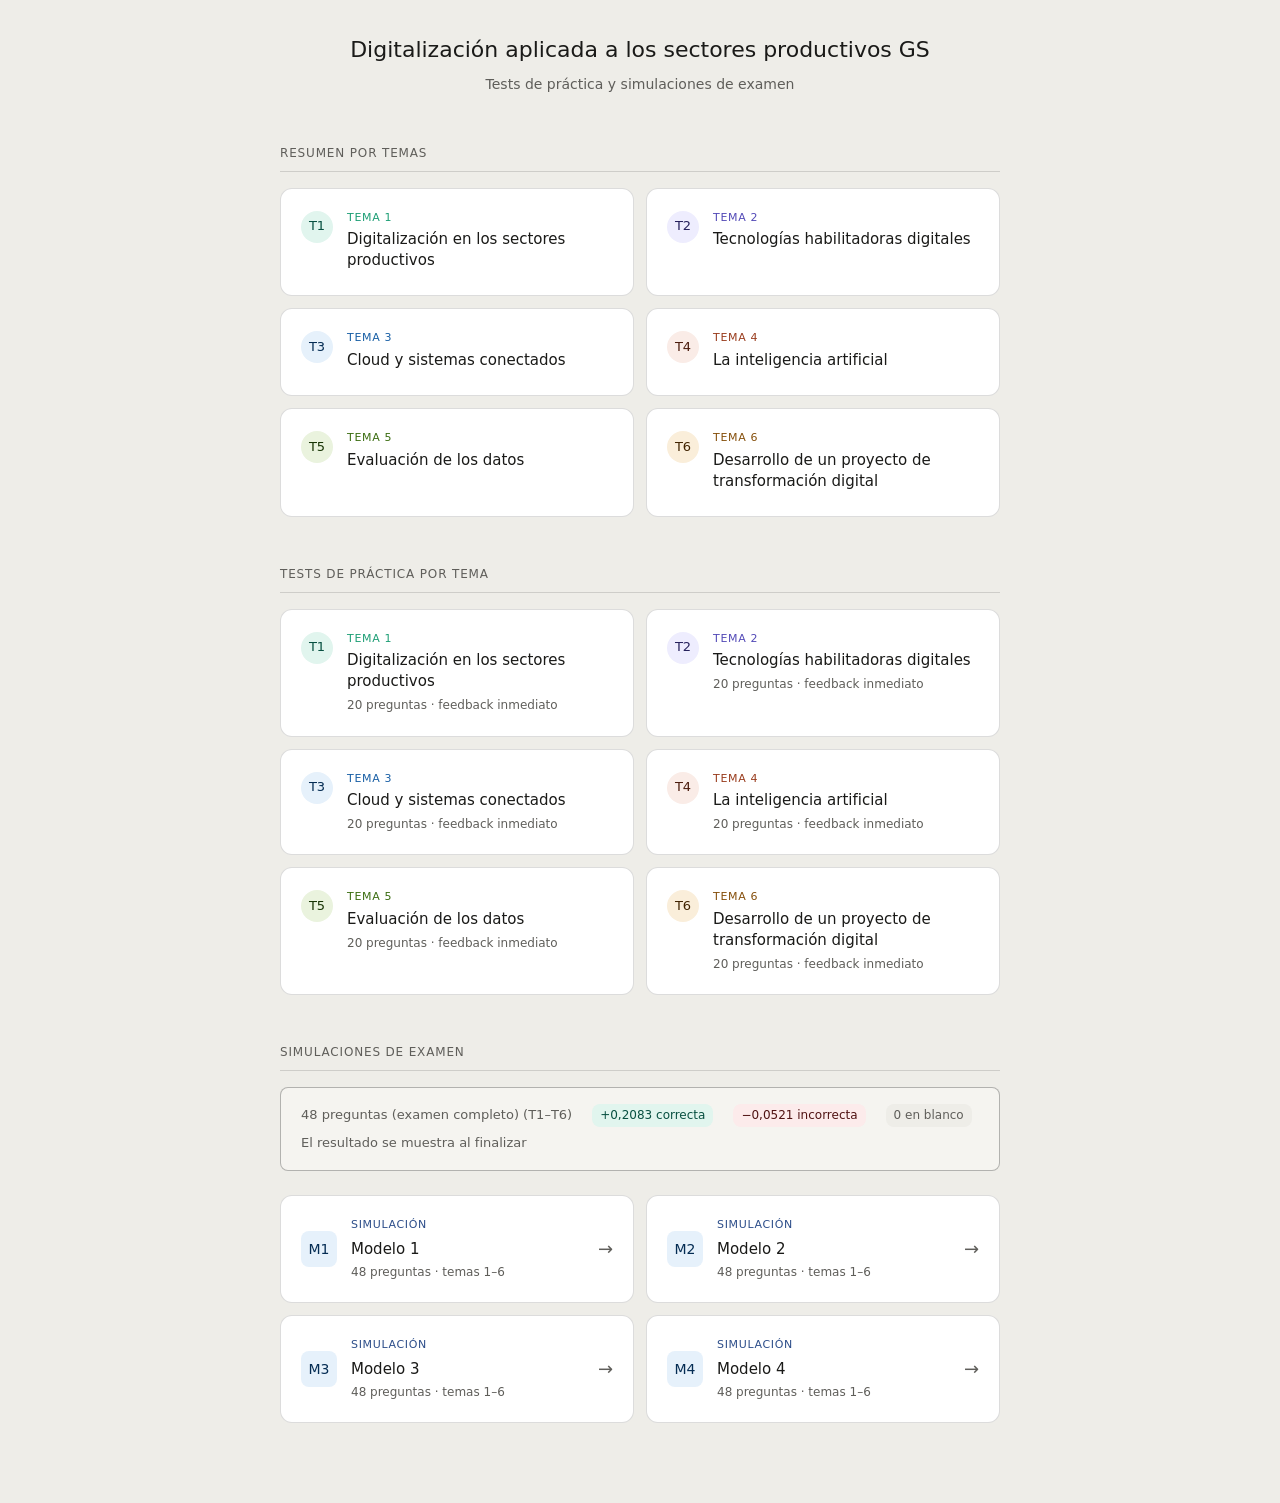
<file: index.html>
<!DOCTYPE html>
<html lang="es">
<head>
    <meta charset="UTF-8">
    <meta name="viewport" content="width=device-width, initial-scale=1.0">
    <title>Digitalización GS — Tests de práctica</title>
    <link rel="stylesheet" href="estilos.css">
    <style>
        body { padding: 2rem 1rem; }

        .page-header {
            text-align: center;
            margin-bottom: 3rem;
        }
        .page-header h1 {
            font-size: 22px;
            font-weight: 500;
            color: var(--color-text-primary);
            margin-bottom: 6px;
        }
        .page-header p {
            font-size: 14px;
            color: var(--color-text-secondary);
        }

        /* ---- sections ---- */
        .section-title {
            font-size: 12px;
            font-weight: 500;
            text-transform: uppercase;
            letter-spacing: 0.07em;
            color: var(--color-text-secondary);
            margin-bottom: 1rem;
            padding-bottom: 8px;
            border-bottom: 0.5px solid var(--color-border-tertiary);
        }

        section { margin-bottom: 3rem; }

        /* ---- card grid ---- */
        .card-grid {
            display: grid;
            grid-template-columns: repeat(auto-fit, minmax(280px, 1fr));
            gap: 12px;
        }

        /* ---- practice cards ---- */
        .card {
            display: flex;
            align-items: flex-start;
            gap: 14px;
            background: var(--color-background-primary);
            border: 0.5px solid var(--color-border-tertiary);
            border-radius: var(--border-radius-lg);
            padding: 1.25rem;
            text-decoration: none;
            color: var(--color-text-primary);
            transition: border-color 0.15s, box-shadow 0.15s;
        }
        .card:hover {
            border-color: var(--color-border-primary);
            background: var(--color-background-secondary);
        }
        .card-dot {
            flex-shrink: 0;
            width: 32px;
            height: 32px;
            border-radius: 50%;
            display: flex;
            align-items: center;
            justify-content: center;
            font-size: 13px;
            font-weight: 500;
            margin-top: 2px;
        }
        .card-body { flex: 1; min-width: 0; }
        .card-label {
            font-size: 11px;
            font-weight: 500;
            text-transform: uppercase;
            letter-spacing: 0.06em;
            margin-bottom: 3px;
        }
        .card-title {
            font-size: 15px;
            font-weight: 500;
            line-height: 1.4;
            margin-bottom: 4px;
        }
        .card-meta {
            font-size: 12px;
            color: var(--color-text-secondary);
        }

        /* tema colours */
        .t1 .card-dot { background: #E1F5EE; color: #085041; }
        .t1 .card-label { color: #1D9E75; }
        .t2 .card-dot { background: #EEEDFE; color: #26215C; }
        .t2 .card-label { color: #534AB7; }
        .t3 .card-dot { background: #E6F1FB; color: #042C53; }
        .t3 .card-label { color: #185FA5; }
        .t4 .card-dot { background: #FAECE7; color: #4A1B0C; }
        .t4 .card-label { color: #993C1D; }
        .t5 .card-dot { background: #EAF3DE; color: #173404; }
        .t5 .card-label { color: #3B6D11; }
        .t6 .card-dot { background: #FAEEDA; color: #412402; }
        .t6 .card-label { color: #854F0B; }

        /* ---- exam cards ---- */
        .exam-card {
            display: flex;
            align-items: center;
            gap: 14px;
            background: var(--color-background-primary);
            border: 0.5px solid var(--color-border-tertiary);
            border-radius: var(--border-radius-lg);
            padding: 1.25rem;
            text-decoration: none;
            color: var(--color-text-primary);
            transition: border-color 0.15s, background 0.15s;
        }
        .exam-card:hover {
            border-color: #2D4E8A;
            background: var(--color-background-secondary);
        }
        .exam-dot {
            flex-shrink: 0;
            width: 36px;
            height: 36px;
            border-radius: var(--border-radius-md);
            background: #E6F1FB;
            color: #042C53;
            display: flex;
            align-items: center;
            justify-content: center;
            font-size: 14px;
            font-weight: 500;
        }
        .exam-body { flex: 1; }
        .exam-label {
            font-size: 11px;
            font-weight: 500;
            text-transform: uppercase;
            letter-spacing: 0.06em;
            color: #2D4E8A;
            margin-bottom: 3px;
        }
        .exam-title {
            font-size: 15px;
            font-weight: 500;
        }
        .exam-meta {
            font-size: 12px;
            color: var(--color-text-secondary);
            margin-top: 2px;
        }
        .exam-arrow {
            font-size: 18px;
            color: var(--color-text-secondary);
        }

        /* ---- info box ---- */
        .info-box {
            background: var(--color-background-secondary);
            border: 0.5px solid var(--color-border-secondary);
            border-radius: var(--border-radius-md);
            padding: 1rem 1.25rem;
            margin-bottom: 1.5rem;
            font-size: 13px;
            color: var(--color-text-secondary);
            display: flex;
            flex-wrap: wrap;
            gap: 6px 20px;
        }
        .info-item { display: flex; align-items: center; gap: 6px; }
        .info-pill {
            display: inline-block;
            padding: 2px 8px;
            border-radius: var(--border-radius-md);
            font-size: 12px;
            font-weight: 500;
        }
        .pill-ok  { background: #E1F5EE; color: #085041; }
        .pill-bad { background: #FCEBEB; color: #501313; }
        .pill-neu { background: var(--color-background-tertiary); color: var(--color-text-secondary); }
    </style>
</head>
<body>
<div style="max-width:720px; margin:0 auto;">

    <div class="page-header">
        <h1>Digitalización aplicada a los sectores productivos GS</h1>
        <p>Tests de práctica y simulaciones de examen</p>
    </div>

    <section>
        <div class="section-title">Resumen por temas</div>
        <div class="card-grid">
            <a class="card t1" href="resumen/1-resumen.html">
                <div class="card-dot">T1</div>
                <div class="card-body">
                    <div class="card-label">Tema 1</div>
                    <div class="card-title">Digitalización en los sectores productivos</div>
                </div>
            </a>
            <a class="card t2" href="resumen/2-resumen.html">
                <div class="card-dot">T2</div>
                <div class="card-body">
                    <div class="card-label">Tema 2</div>
                    <div class="card-title">Tecnologías habilitadoras digitales</div>
                </div>
            </a>

            <a class="card t3" href="resumen/3-resumen.html">
                <div class="card-dot">T3</div>
                <div class="card-body">
                    <div class="card-label">Tema 3</div>
                    <div class="card-title">Cloud y sistemas conectados</div>
                </div>
            </a>
            <a class="card t4" href="resumen/4-resumen.html">
                <div class="card-dot">T4</div>
                <div class="card-body">
                    <div class="card-label">Tema 4</div>
                    <div class="card-title">La inteligencia artificial</div>
                </div>
            </a>
            <a class="card t5" href="resumen/5-resumen.html">
                <div class="card-dot">T5</div>
                <div class="card-body">
                    <div class="card-label">Tema 5</div>
                    <div class="card-title">Evaluación de los datos</div>
                </div>
            </a>
            <a class="card t6" href="resumen/6-resumen.html">
                <div class="card-dot">T6</div>
                <div class="card-body">
                    <div class="card-label">Tema 6</div>
                    <div class="card-title">Desarrollo de un proyecto de transformación digital</div>
                </div>
            </a>
        </div>
    </section>

    <!-- TESTS DE PRÁCTICA -->
    <section>
        <div class="section-title">Tests de práctica por tema</div>
        <div class="card-grid">

            <a class="card t1" href="test-por-temas/1-digitalizacion-sectores-productivos.html">
                <div class="card-dot">T1</div>
                <div class="card-body">
                    <div class="card-label">Tema 1</div>
                    <div class="card-title">Digitalización en los sectores productivos</div>
                    <div class="card-meta">20 preguntas · feedback inmediato</div>
                </div>
            </a>

            <a class="card t2" href="test-por-temas/2-tecnologias-habilitadoras-digitales.html">
                <div class="card-dot">T2</div>
                <div class="card-body">
                    <div class="card-label">Tema 2</div>
                    <div class="card-title">Tecnologías habilitadoras digitales</div>
                    <div class="card-meta">20 preguntas · feedback inmediato</div>
                </div>
            </a>

            <a class="card t3" href="test-por-temas/3-cloud_sistemas_conectados.html">
                <div class="card-dot">T3</div>
                <div class="card-body">
                    <div class="card-label">Tema 3</div>
                    <div class="card-title">Cloud y sistemas conectados</div>
                    <div class="card-meta">20 preguntas · feedback inmediato</div>
                </div>
            </a>

            <a class="card t4" href="test-por-temas/4-inteligencia_artificial.html">
                <div class="card-dot">T4</div>
                <div class="card-body">
                    <div class="card-label">Tema 4</div>
                    <div class="card-title">La inteligencia artificial</div>
                    <div class="card-meta">20 preguntas · feedback inmediato</div>
                </div>
            </a>

            <a class="card t5" href="test-por-temas/5-evaluacion-datos.html">
                <div class="card-dot">T5</div>
                <div class="card-body">
                    <div class="card-label">Tema 5</div>
                    <div class="card-title">Evaluación de los datos</div>
                    <div class="card-meta">20 preguntas · feedback inmediato</div>
                </div>
            </a>

            <a class="card t6" href="test-por-temas/6-transformacion_digital.html">
                <div class="card-dot">T6</div>
                <div class="card-body">
                    <div class="card-label">Tema 6</div>
                    <div class="card-title">Desarrollo de un proyecto de transformación digital</div>
                    <div class="card-meta">20 preguntas · feedback inmediato</div>
                </div>
            </a>

        </div>
    </section>

    <!-- SIMULACIONES DE EXAMEN -->
    <section>
        <div class="section-title">Simulaciones de examen</div>

        <div class="info-box">
            <div class="info-item">48 preguntas (examen completo) (T1–T6)</div>
            <div class="info-item"><span class="info-pill pill-ok">+0,2083 correcta</span></div>
            <div class="info-item"><span class="info-pill pill-bad">−0,0521 incorrecta</span></div>
            <div class="info-item"><span class="info-pill pill-neu">0 en blanco</span></div>
            <div class="info-item">El resultado se muestra al finalizar</div>
        </div>

        <div class="card-grid">

            <a class="exam-card" href="modelo-examen/1-modelo-examen.html">
                <div class="exam-dot">M1</div>
                <div class="exam-body">
                    <div class="exam-label">Simulación</div>
                    <div class="exam-title">Modelo 1</div>
                    <div class="exam-meta">48 preguntas · temas 1–6</div>
                </div>
                <span class="exam-arrow">→</span>
            </a>

            <a class="exam-card" href="modelo-examen/2-modelo-examen.html">
                <div class="exam-dot">M2</div>
                <div class="exam-body">
                    <div class="exam-label">Simulación</div>
                    <div class="exam-title">Modelo 2</div>
                    <div class="exam-meta">48 preguntas · temas 1–6</div>
                </div>
                <span class="exam-arrow">→</span>
            </a>

            <a class="exam-card" href="modelo-examen/3-modelo-examen.html">
                <div class="exam-dot">M3</div>
                <div class="exam-body">
                    <div class="exam-label">Simulación</div>
                    <div class="exam-title">Modelo 3</div>
                    <div class="exam-meta">48 preguntas · temas 1–6</div>
                </div>
                <span class="exam-arrow">→</span>
            </a>

            <a class="exam-card" href="modelo-examen/4-modelo-examen.html">
                <div class="exam-dot">M4</div>
                <div class="exam-body">
                    <div class="exam-label">Simulación</div>
                    <div class="exam-title">Modelo 4</div>
                    <div class="exam-meta">48 preguntas · temas 1–6</div>
                </div>
                <span class="exam-arrow">→</span>
            </a>

        </div>
    </section>

</div>
</body>
</html>
</file>
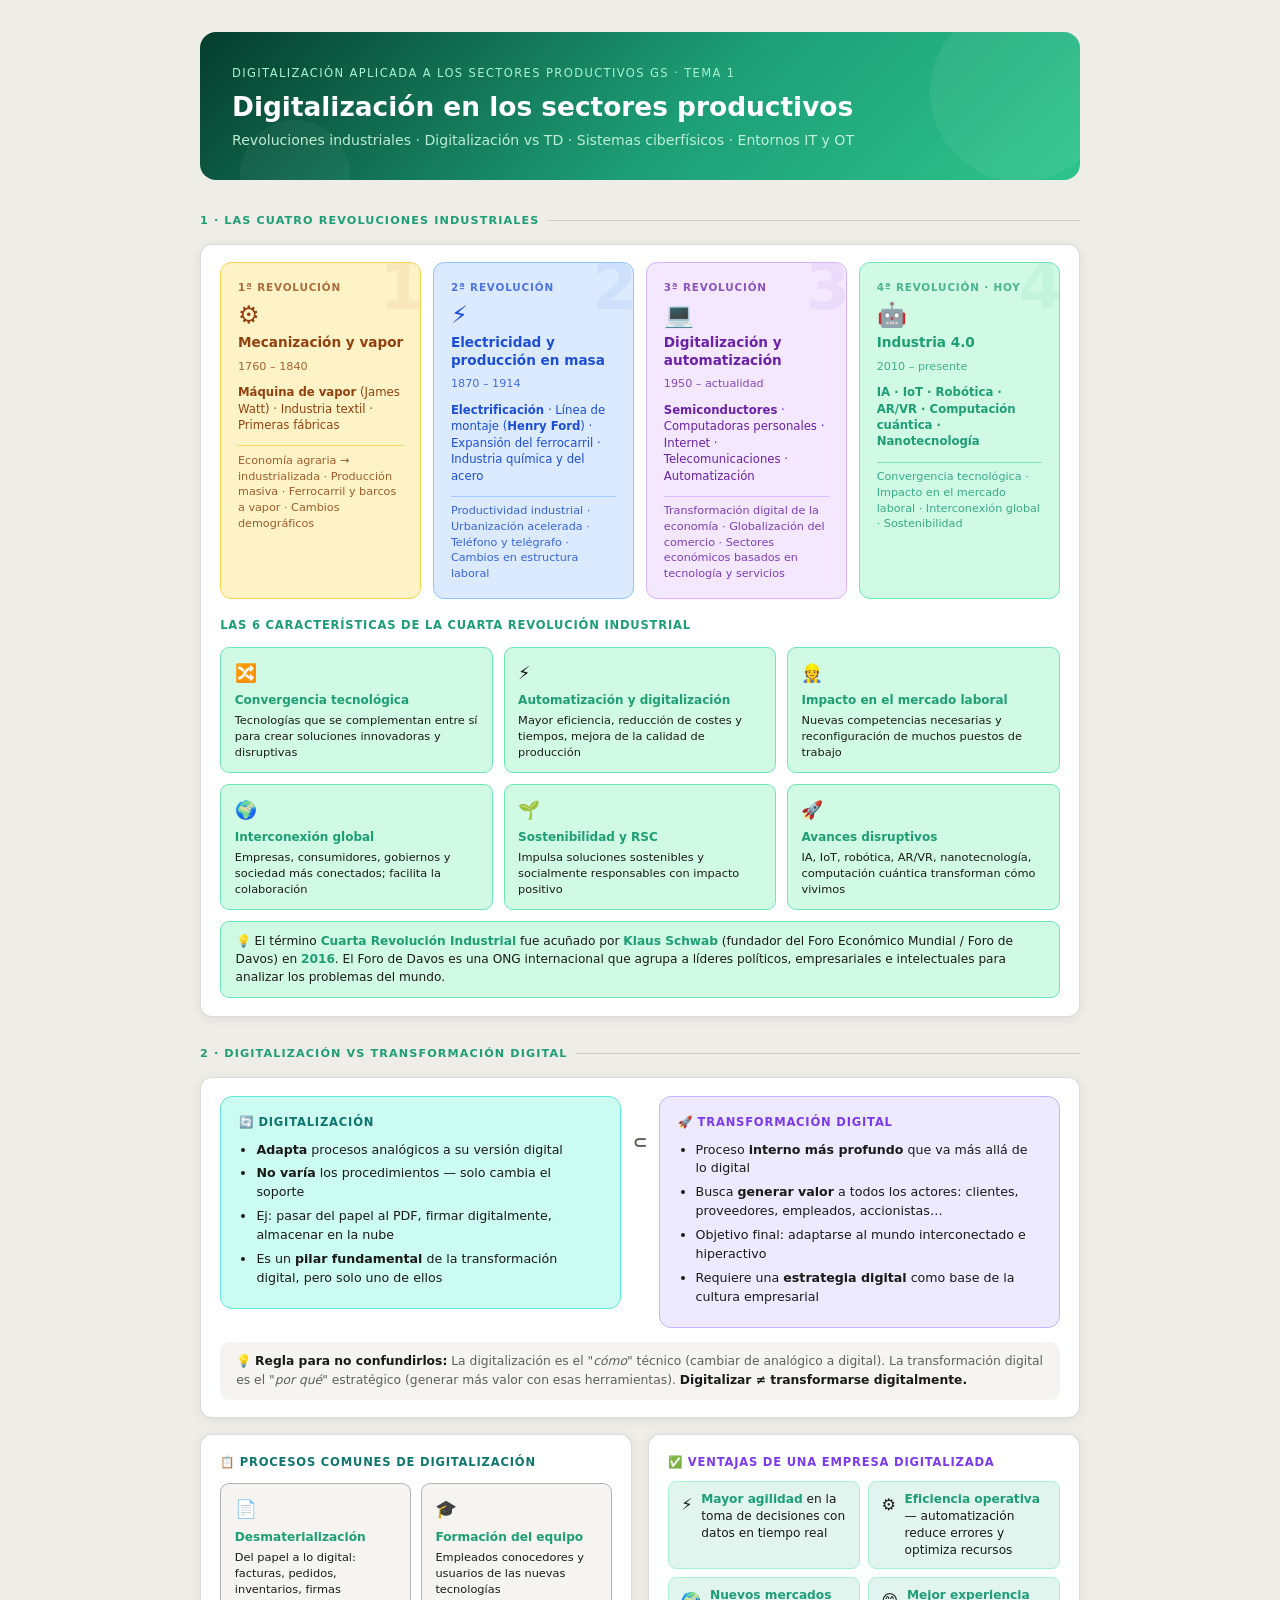
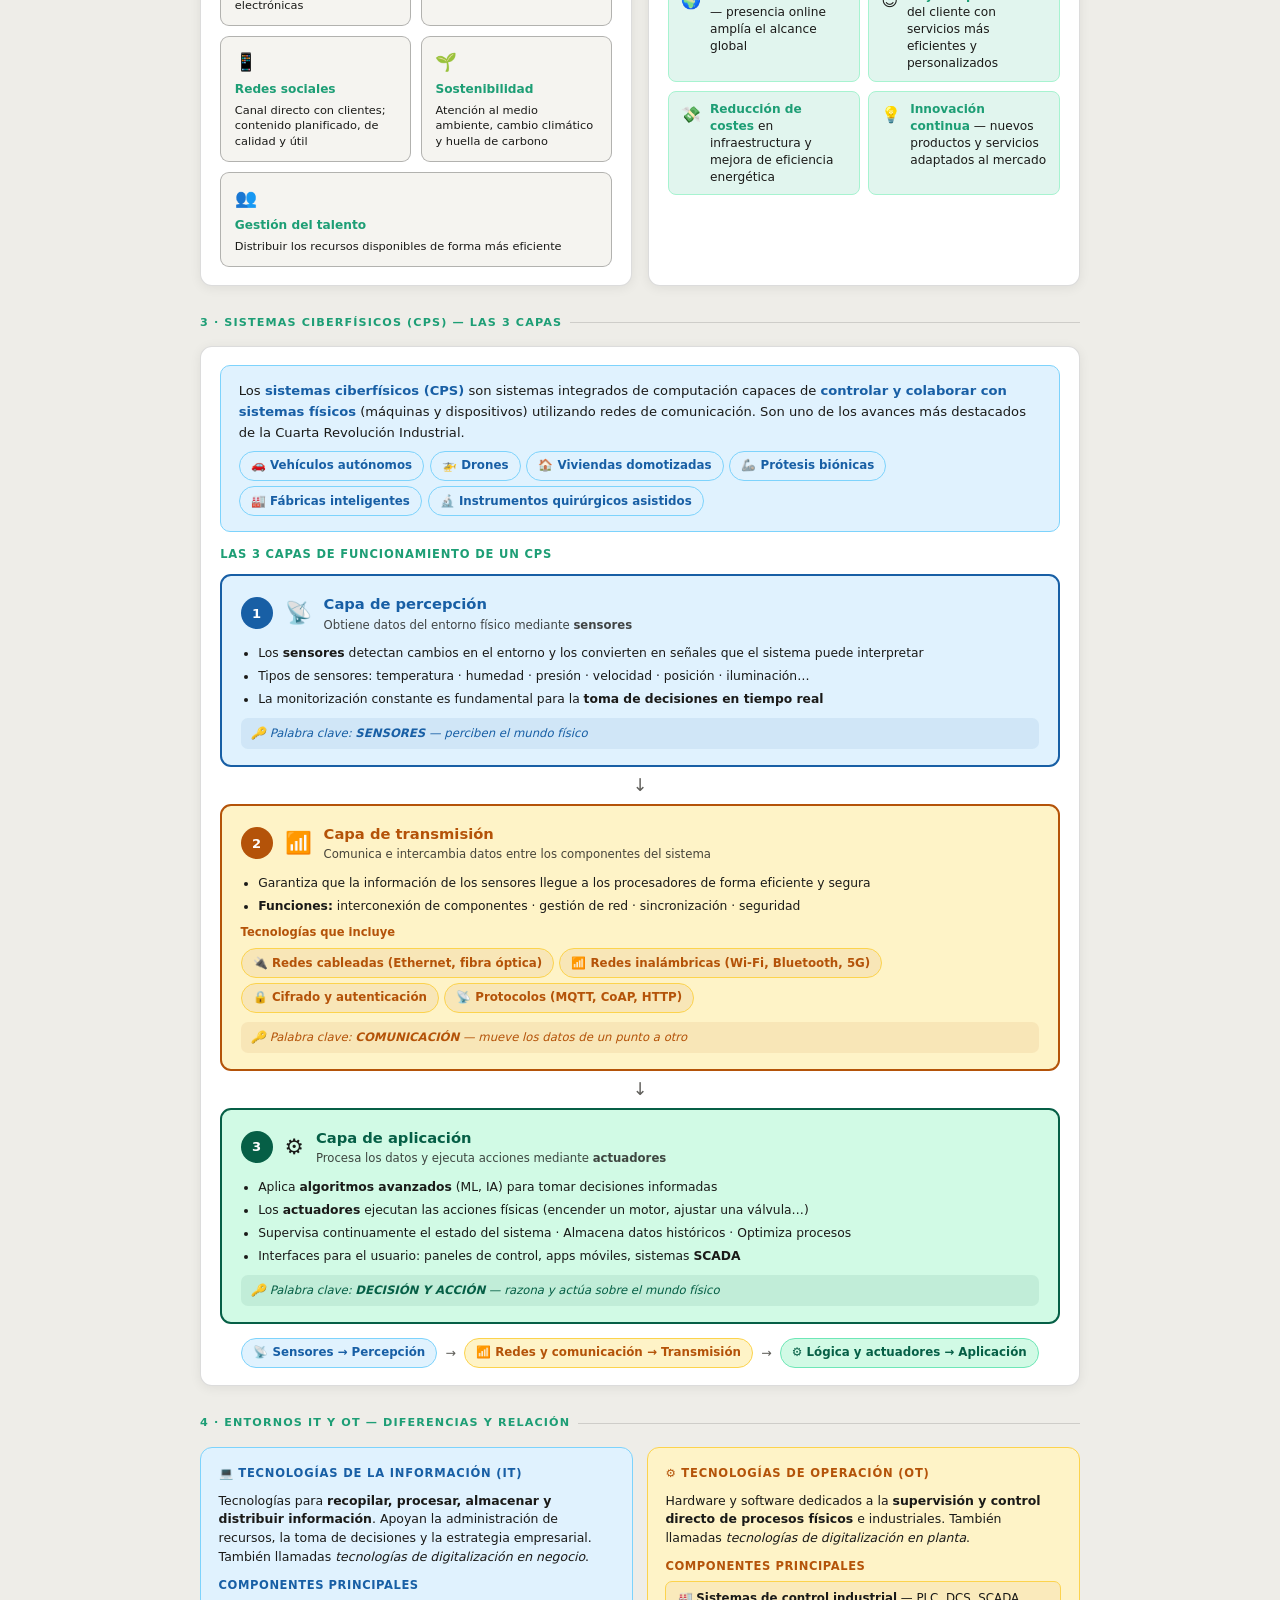
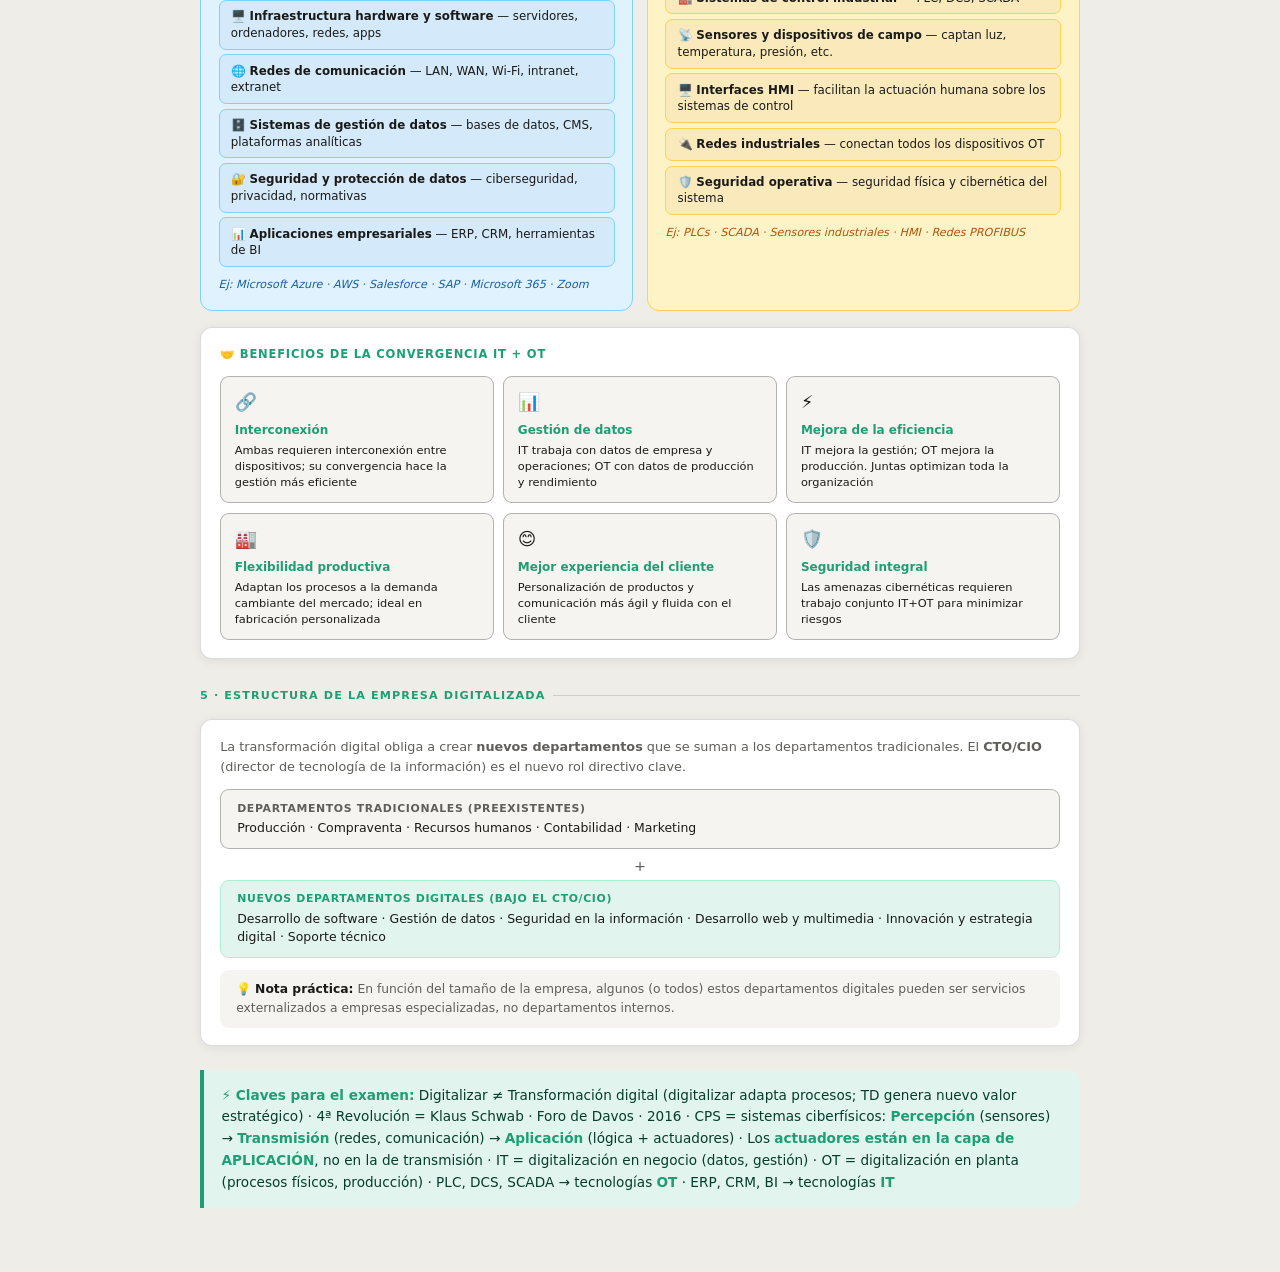
<file: resumen/1-resumen.html>
<!DOCTYPE html>
<html lang="es">
<head>
  <meta charset="UTF-8" />
  <meta name="viewport" content="width=device-width, initial-scale=1.0"/>
  <title>Tema 1 — Digitalización en los sectores productivos</title>
  <link rel="stylesheet" href="../estilos.css" />
  <style>
    :root {
      --t1:        #1D9E75;
      --t1-light:  #E1F5EE;
      --t1-mid:    #2DC48E;
      --t1-dark:   #053D2C;

      --cr1:  #92400E; --cr1-l: #FEF3C7; --cr1-b: #FCD34D;
      --cr2:  #1D4ED8; --cr2-l: #DBEAFE; --cr2-b: #93C5FD;
      --cr3:  #6B21A8; --cr3-l: #F3E8FF; --cr3-b: #D8B4FE;
      --cr4:  #1D9E75; --cr4-l: #D1FAE5; --cr4-b: #6EE7B7;

      --cdig: #0F766E; --cdig-l:#CCFBF1; --cdig-b:#5EEAD4;
      --ctd:  #7C3AED; --ctd-l: #EDE9FE; --ctd-b: #C4B5FD;

      --cp1:  #185FA5; --cp1-l: #E0F2FE; --cp1-b: #7DD3FC;
      --cp2:  #B45309; --cp2-l: #FEF3C7; --cp2-b: #FCD34D;
      --cp3:  #065F46; --cp3-l: #D1FAE5; --cp3-b: #6EE7B7;

      --cit:  #185FA5; --cit-l: #E0F2FE; --cit-b: #7DD3FC;
      --cot:  #B45309; --cot-l: #FEF3C7; --cot-b: #FCD34D;

      --radius: 12px;
      --shadow: 0 2px 12px rgba(0,0,0,.07);
    }

    body { background:var(--color-background-tertiary); font-family:system-ui,-apple-system,sans-serif; padding:2rem 1rem 4rem; }
    .page { max-width:880px; margin:0 auto; }

    /* HERO */
    .hero { background:linear-gradient(135deg,#053D2C 0%,#1D9E75 55%,#2DC48E 100%); border-radius:16px; padding:2rem 2rem 1.75rem; margin-bottom:2rem; color:#fff; position:relative; overflow:hidden; }
    .hero::before { content:''; position:absolute; top:-30px; right:-30px; width:180px; height:180px; border-radius:50%; background:rgba(255,255,255,.06); }
    .hero::after  { content:''; position:absolute; bottom:-50px; left:40px; width:110px; height:110px; border-radius:50%; background:rgba(255,255,255,.04); }
    .hero-label { font-size:.72rem; letter-spacing:.12em; text-transform:uppercase; color:#A7F3D0; margin-bottom:.45rem; }
    .hero-title { font-size:1.65rem; font-weight:700; line-height:1.25; margin-bottom:.4rem; }
    .hero-sub   { font-size:.88rem; color:#D1FAE5; opacity:.9; }

    /* SECTION TITLE */
    .sec-title { font-size:.7rem; font-weight:700; letter-spacing:.1em; text-transform:uppercase; color:var(--t1); margin:1.75rem 0 .9rem; display:flex; align-items:center; gap:.5rem; }
    .sec-title::after { content:''; flex:1; height:1px; background:var(--color-border-tertiary); }

    /* CARD */
    .card { background:var(--color-background-primary); border:0.5px solid var(--color-border-tertiary); border-radius:var(--radius); padding:1.1rem 1.2rem; box-shadow:var(--shadow); }

    /* GRIDS */
    .grid2 { display:grid; grid-template-columns:1fr 1fr; gap:1rem; }
    @media(max-width:620px){ .grid2{ grid-template-columns:1fr; } }

    /* CHIP */
    .chip { display:inline-flex; align-items:center; gap:.35rem; padding:.28rem .7rem; border-radius:999px; font-size:.74rem; font-weight:600; border:1.5px solid transparent; }

    /* ── LÍNEA DE TIEMPO DE REVOLUCIONES ── */
    .rev-timeline { display:grid; grid-template-columns:repeat(4,1fr); gap:.75rem; }
    @media(max-width:640px){ .rev-timeline{ grid-template-columns:1fr 1fr; } }
    @media(max-width:420px){ .rev-timeline{ grid-template-columns:1fr; } }

    .rev-card { border-radius:11px; padding:1rem 1.05rem; border:1.5px solid; display:flex; flex-direction:column; gap:.35rem; position:relative; overflow:hidden; }
    .rev-card::before { content:attr(data-n); position:absolute; top:-8px; right:-4px; font-size:4rem; font-weight:900; opacity:.06; line-height:1; }
    .rev-num   { font-size:.65rem; font-weight:700; text-transform:uppercase; letter-spacing:.08em; opacity:.75; }
    .rev-icon  { font-size:1.5rem; line-height:1; margin:.1rem 0; }
    .rev-name  { font-size:.85rem; font-weight:700; line-height:1.3; }
    .rev-dates { font-size:.7rem; opacity:.8; margin-bottom:.2rem; }
    .rev-innov { font-size:.73rem; line-height:1.4; }
    .rev-innov strong { font-weight:700; }
    .rev-impacto { margin-top:.4rem; font-size:.7rem; line-height:1.4; border-top:1px solid; padding-top:.4rem; opacity:.85; }

    .rv1 { background:var(--cr1-l); border-color:var(--cr1-b); color:var(--cr1); }
    .rv1 .rev-impacto { border-color:var(--cr1-b); }
    .rv2 { background:var(--cr2-l); border-color:var(--cr2-b); color:var(--cr2); }
    .rv2 .rev-impacto { border-color:var(--cr2-b); }
    .rv3 { background:var(--cr3-l); border-color:var(--cr3-b); color:var(--cr3); }
    .rv3 .rev-impacto { border-color:var(--cr3-b); }
    .rv4 { background:var(--cr4-l); border-color:var(--cr4-b); color:var(--cr4); }
    .rv4 .rev-impacto { border-color:var(--cr4-b); }

    /* flecha entre revoluciones */
    .rev-arr { display:flex; align-items:center; justify-content:center; color:var(--color-text-secondary); font-size:1.2rem; padding-top:.6rem; }
    @media(max-width:640px){ .rev-arr{ display:none; } }

    /* ── 4ª REVOLUCIÓN: 6 características ── */
    .caract-rev4 { display:grid; grid-template-columns:repeat(3,1fr); gap:.65rem; margin-top:.75rem; }
    @media(max-width:540px){ .caract-rev4{ grid-template-columns:1fr 1fr; } }
    .cr4-card { border-radius:9px; padding:.7rem .85rem; background:var(--cr4-l); border:1.5px solid var(--cr4-b); }
    .cr4-icon { font-size:1.1rem; margin-bottom:.25rem; }
    .cr4-name { font-size:.75rem; font-weight:700; color:var(--cr4); margin-bottom:.2rem; }
    .cr4-desc { font-size:.71rem; line-height:1.4; color:var(--color-text-primary); }

    /* ── DIGITALIZACIÓN vs TRANSFORMACIÓN DIGITAL ── */
    .compare-wrap { display:grid; grid-template-columns:1fr auto 1fr; gap:.75rem; align-items:start; }
    @media(max-width:560px){ .compare-wrap{ grid-template-columns:1fr; } }
    .compare-side { border-radius:var(--radius); padding:1rem 1.1rem; border:1.5px solid; }
    .cs-dig { background:var(--cdig-l); border-color:var(--cdig-b); }
    .cs-td  { background:var(--ctd-l);  border-color:var(--ctd-b); }
    .compare-title { font-size:.72rem; font-weight:700; text-transform:uppercase; letter-spacing:.07em; margin-bottom:.6rem; }
    .ct-dig { color:var(--cdig); }
    .ct-td  { color:var(--ctd); }
    .compare-vs { display:flex; align-items:center; justify-content:center; font-size:1.1rem; font-weight:700; color:var(--color-text-secondary); padding-top:2rem; }
    .compare-side ul { padding-left:1.1rem; }
    .compare-side li { font-size:.79rem; line-height:1.5; margin-bottom:.3rem; color:var(--color-text-primary); }

    /* procesos comunes */
    .proc-grid { display:grid; grid-template-columns:repeat(3,1fr); gap:.6rem; margin-top:.75rem; }
    @media(max-width:540px){ .proc-grid{ grid-template-columns:1fr 1fr; } }
    .proc-card { border-radius:9px; padding:.7rem .85rem; border:1.5px solid var(--color-border-secondary); background:var(--color-background-secondary); }
    .proc-icon { font-size:1.1rem; margin-bottom:.25rem; }
    .proc-name { font-size:.76rem; font-weight:700; color:var(--t1); margin-bottom:.2rem; }
    .proc-desc { font-size:.71rem; line-height:1.4; color:var(--color-text-primary); }

    /* ventajas empresa digitalizada */
    .vent-grid { display:grid; grid-template-columns:1fr 1fr; gap:.55rem; margin-top:.6rem; }
    @media(max-width:480px){ .vent-grid{ grid-template-columns:1fr; } }
    .vent-item { display:flex; align-items:flex-start; gap:.55rem; background:var(--t1-light); border:1px solid #A7F3D0; border-radius:8px; padding:.55rem .75rem; }
    .vent-emoji { font-size:1rem; flex-shrink:0; margin-top:1px; }
    .vent-txt   { font-size:.76rem; line-height:1.4; color:var(--color-text-primary); }
    .vent-txt strong { color:var(--t1); }

    /* ── SISTEMAS CIBERFÍSICOS (CPS) ── */

    /* definición + ejemplos */
    .cps-def { background:var(--cp1-l); border:1.5px solid var(--cp1-b); border-radius:10px; padding:.9rem 1.1rem; margin-bottom:.85rem; }
    .cps-def p { font-size:.82rem; line-height:1.6; color:var(--color-text-primary); }
    .cps-def strong { color:var(--cp1); }

    /* ejemplos chips */
    .ej-chips { display:flex; flex-wrap:wrap; gap:.35rem; margin-top:.5rem; }

    /* las 3 capas: stack visual */
    .capas-wrap { display:flex; flex-direction:column; gap:.5rem; }
    .capa-card  { border-radius:11px; padding:1rem 1.15rem; border:2px solid; position:relative; }
    .capa-card .ca-header { display:flex; align-items:center; gap:.75rem; margin-bottom:.6rem; }
    .capa-card .ca-num  { flex-shrink:0; width:32px; height:32px; border-radius:50%; display:flex; align-items:center; justify-content:center; font-size:.82rem; font-weight:700; color:#fff; }
    .capa-card .ca-icon { font-size:1.35rem; }
    .capa-card .ca-name { font-size:.92rem; font-weight:700; }
    .capa-card .ca-sub  { font-size:.73rem; opacity:.8; }
    .capa-card ul { padding-left:1.1rem; }
    .capa-card li { font-size:.77rem; line-height:1.5; margin-bottom:.3rem; color:var(--color-text-primary); }
    .capa-card .ca-nota { margin-top:.55rem; font-size:.73rem; padding:.4rem .65rem; border-radius:7px; font-style:italic; }

    .cc-perc { background:var(--cp1-l); border-color:var(--cp1); }
    .cc-perc .ca-num  { background:var(--cp1); }
    .cc-perc .ca-name { color:var(--cp1); }
    .cc-perc .ca-nota { background:rgba(24,95,165,.08); color:var(--cp1); }

    .cc-trans { background:var(--cp2-l); border-color:var(--cp2); }
    .cc-trans .ca-num  { background:var(--cp2); }
    .cc-trans .ca-name { color:var(--cp2); }
    .cc-trans .ca-nota { background:rgba(180,83,9,.08); color:var(--cp2); }

    .cc-aplic { background:var(--cp3-l); border-color:var(--cp3); }
    .cc-aplic .ca-num  { background:var(--cp3); }
    .cc-aplic .ca-name { color:var(--cp3); }
    .cc-aplic .ca-nota { background:rgba(6,95,70,.08); color:var(--cp3); }

    /* flecha entre capas */
    .capa-arr { text-align:center; color:var(--color-text-secondary); font-size:1.1rem; line-height:1; margin:.1rem 0; }

    /* sub-chips de tecnologías en capa transmisión */
    .tech-chips { display:flex; flex-wrap:wrap; gap:.3rem; margin-top:.45rem; }

    /* ── IT vs OT ── */
    .itot-grid { display:grid; grid-template-columns:1fr 1fr; gap:.85rem; }
    @media(max-width:580px){ .itot-grid{ grid-template-columns:1fr; } }

    .itot-half { border-radius:var(--radius); padding:1rem 1.1rem; border:1.5px solid; }
    .ih-title { font-size:.72rem; font-weight:700; text-transform:uppercase; letter-spacing:.07em; margin-bottom:.6rem; }
    .ih-def   { font-size:.78rem; line-height:1.5; margin-bottom:.6rem; color:var(--color-text-primary); }
    .ih-def strong { font-weight:700; }
    .ih-comp  { font-size:.72rem; font-weight:700; text-transform:uppercase; letter-spacing:.05em; margin:.6rem 0 .35rem; }
    .comp-list { display:flex; flex-direction:column; gap:.3rem; }
    .comp-item { border-radius:7px; padding:.45rem .7rem; font-size:.74rem; line-height:1.4; border:1px solid; color:var(--color-text-primary); }

    .ih-it { background:var(--cit-l); border-color:var(--cit-b); }
    .ih-it .ih-title { color:var(--cit); }
    .ih-it .ih-comp  { color:var(--cit); }
    .ih-it .comp-item { background:rgba(24,95,165,.06); border-color:var(--cit-b); }

    .ih-ot { background:var(--cot-l); border-color:var(--cot-b); }
    .ih-ot .ih-title { color:var(--cot); }
    .ih-ot .ih-comp  { color:var(--cot); }
    .ih-ot .comp-item { background:rgba(180,83,9,.06); border-color:var(--cot-b); }

    /* relación IT + OT */
    .relacion-grid { display:grid; grid-template-columns:repeat(3,1fr); gap:.6rem; margin-top:.75rem; }
    @media(max-width:540px){ .relacion-grid{ grid-template-columns:1fr 1fr; } }
    .rel-card { border-radius:9px; padding:.7rem .85rem; background:var(--color-background-secondary); border:1px solid var(--color-border-secondary); }
    .rel-icon { font-size:1.1rem; margin-bottom:.3rem; }
    .rel-name { font-size:.75rem; font-weight:700; color:var(--t1); margin-bottom:.2rem; }
    .rel-desc { font-size:.71rem; line-height:1.4; color:var(--color-text-primary); }

    /* estructura empresa digitalizada */
    .org-wrap { margin-top:.7rem; }
    .org-level { border-radius:9px; padding:.65rem 1rem; border:1.5px solid; margin-bottom:.4rem; font-size:.78rem; line-height:1.45; color:var(--color-text-primary); }
    .org-label { font-size:.68rem; font-weight:700; text-transform:uppercase; letter-spacing:.06em; margin-bottom:.2rem; }
    .ol-trad { background:var(--color-background-secondary); border-color:var(--color-border-secondary); }
    .ol-trad .org-label { color:var(--color-text-secondary); }
    .ol-new  { background:var(--t1-light); border-color:#A7F3D0; }
    .ol-new  .org-label { color:var(--t1); }
    .org-connector { text-align:center; color:var(--color-text-secondary); font-size:.9rem; margin:.1rem 0; }

    /* ── NOTA GLOBAL ── */
    .nota-global { background:var(--t1-light); border-left:4px solid var(--t1); border-radius:0 var(--radius) var(--radius) 0; padding:.9rem 1.1rem; font-size:.85rem; line-height:1.6; margin-top:1.5rem; color:var(--t1-dark); }
    .nota-global strong { color:var(--t1); }

    /* Foro Davos callout */
    .callout { background:var(--cr4-l); border:1px solid var(--cr4-b); border-radius:9px; padding:.65rem .9rem; font-size:.76rem; line-height:1.5; color:var(--color-text-primary); margin-top:.65rem; }
    .callout strong { color:var(--cr4); }
  </style>
</head>
<body>
<div class="page">

  <!-- HERO -->
  <header class="hero">
    <div class="hero-label">Digitalización aplicada a los sectores productivos GS · Tema 1</div>
    <h1 class="hero-title">Digitalización en los sectores productivos</h1>
    <p class="hero-sub">Revoluciones industriales · Digitalización vs TD · Sistemas ciberfísicos · Entornos IT y OT</p>
  </header>


  <!-- ══════════════════════════════════
       1. LAS 4 REVOLUCIONES INDUSTRIALES
  ══════════════════════════════════ -->
  <div class="sec-title">1 · Las cuatro revoluciones industriales</div>

  <div class="card">
    <div class="rev-timeline">

      <div class="rev-card rv1" data-n="1">
        <div class="rev-num">1ª Revolución</div>
        <div class="rev-icon">⚙️</div>
        <div class="rev-name">Mecanización y vapor</div>
        <div class="rev-dates">1760 – 1840</div>
        <div class="rev-innov">
          <strong>Máquina de vapor</strong> (James Watt) ·
          Industria textil · Primeras fábricas
        </div>
        <div class="rev-impacto">
          Economía agraria → industrializada · Producción masiva · Ferrocarril y barcos a vapor · Cambios demográficos
        </div>
      </div>

      <div class="rev-card rv2" data-n="2">
        <div class="rev-num">2ª Revolución</div>
        <div class="rev-icon">⚡</div>
        <div class="rev-name">Electricidad y producción en masa</div>
        <div class="rev-dates">1870 – 1914</div>
        <div class="rev-innov">
          <strong>Electrificación</strong> · Línea de montaje (<strong>Henry Ford</strong>) · Expansión del ferrocarril · Industria química y del acero
        </div>
        <div class="rev-impacto">
          Productividad industrial · Urbanización acelerada · Teléfono y telégrafo · Cambios en estructura laboral
        </div>
      </div>

      <div class="rev-card rv3" data-n="3">
        <div class="rev-num">3ª Revolución</div>
        <div class="rev-icon">💻</div>
        <div class="rev-name">Digitalización y automatización</div>
        <div class="rev-dates">1950 – actualidad</div>
        <div class="rev-innov">
          <strong>Semiconductores</strong> · Computadoras personales · Internet · Telecomunicaciones · Automatización
        </div>
        <div class="rev-impacto">
          Transformación digital de la economía · Globalización del comercio · Sectores económicos basados en tecnología y servicios
        </div>
      </div>

      <div class="rev-card rv4" data-n="4">
        <div class="rev-num">4ª Revolución · Hoy</div>
        <div class="rev-icon">🤖</div>
        <div class="rev-name">Industria 4.0</div>
        <div class="rev-dates">2010 – presente</div>
        <div class="rev-innov">
          <strong>IA · IoT · Robótica · AR/VR · Computación cuántica · Nanotecnología</strong>
        </div>
        <div class="rev-impacto">
          Convergencia tecnológica · Impacto en el mercado laboral · Interconexión global · Sostenibilidad
        </div>
      </div>

    </div>

    <!-- Características Cuarta Revolución -->
    <p style="font-size:.72rem;font-weight:700;text-transform:uppercase;letter-spacing:.07em;color:var(--cr4);margin:1.1rem 0 .55rem;">
      Las 6 características de la Cuarta Revolución Industrial
    </p>
    <div class="caract-rev4">
      <div class="cr4-card"><div class="cr4-icon">🔀</div><div class="cr4-name">Convergencia tecnológica</div><div class="cr4-desc">Tecnologías que se complementan entre sí para crear soluciones innovadoras y disruptivas</div></div>
      <div class="cr4-card"><div class="cr4-icon">⚡</div><div class="cr4-name">Automatización y digitalización</div><div class="cr4-desc">Mayor eficiencia, reducción de costes y tiempos, mejora de la calidad de producción</div></div>
      <div class="cr4-card"><div class="cr4-icon">👷</div><div class="cr4-name">Impacto en el mercado laboral</div><div class="cr4-desc">Nuevas competencias necesarias y reconfiguración de muchos puestos de trabajo</div></div>
      <div class="cr4-card"><div class="cr4-icon">🌍</div><div class="cr4-name">Interconexión global</div><div class="cr4-desc">Empresas, consumidores, gobiernos y sociedad más conectados; facilita la colaboración</div></div>
      <div class="cr4-card"><div class="cr4-icon">🌱</div><div class="cr4-name">Sostenibilidad y RSC</div><div class="cr4-desc">Impulsa soluciones sostenibles y socialmente responsables con impacto positivo</div></div>
      <div class="cr4-card"><div class="cr4-icon">🚀</div><div class="cr4-name">Avances disruptivos</div><div class="cr4-desc">IA, IoT, robótica, AR/VR, nanotecnología, computación cuántica transforman cómo vivimos</div></div>
    </div>

    <div class="callout">
      💡 El término <strong>Cuarta Revolución Industrial</strong> fue acuñado por <strong>Klaus Schwab</strong>
      (fundador del Foro Económico Mundial / Foro de Davos) en <strong>2016</strong>.
      El Foro de Davos es una ONG internacional que agrupa a líderes políticos, empresariales e intelectuales para analizar los problemas del mundo.
    </div>
  </div>


  <!-- ══════════════════════════════════
       2. DIGITALIZACIÓN vs TRANSFORMACIÓN DIGITAL
  ══════════════════════════════════ -->
  <div class="sec-title">2 · Digitalización vs Transformación digital</div>

  <div class="card" style="margin-bottom:1rem;">
    <div class="compare-wrap">
      <div class="compare-side cs-dig">
        <div class="compare-title ct-dig">🔄 Digitalización</div>
        <ul>
          <li><strong>Adapta</strong> procesos analógicos a su versión digital</li>
          <li><strong>No varía</strong> los procedimientos — solo cambia el soporte</li>
          <li>Ej: pasar del papel al PDF, firmar digitalmente, almacenar en la nube</li>
          <li>Es un <strong>pilar fundamental</strong> de la transformación digital, pero solo uno de ellos</li>
        </ul>
      </div>
      <div class="compare-vs">⊂</div>
      <div class="compare-side cs-td">
        <div class="compare-title ct-td">🚀 Transformación digital</div>
        <ul>
          <li>Proceso <strong>interno más profundo</strong> que va más allá de lo digital</li>
          <li>Busca <strong>generar valor</strong> a todos los actores: clientes, proveedores, empleados, accionistas…</li>
          <li>Objetivo final: adaptarse al mundo interconectado e hiperactivo</li>
          <li>Requiere una <strong>estrategia digital</strong> como base de la cultura empresarial</li>
        </ul>
      </div>
    </div>
    <div style="margin-top:.85rem;background:var(--color-background-secondary);border-radius:9px;padding:.65rem 1rem;font-size:.77rem;line-height:1.5;color:var(--color-text-secondary);">
      💡 <strong style="color:var(--color-text-primary);">Regla para no confundirlos:</strong>
      La digitalización es el "<em>cómo</em>" técnico (cambiar de analógico a digital).
      La transformación digital es el "<em>por qué</em>" estratégico (generar más valor con esas herramientas).
      <strong style="color:var(--color-text-primary);">Digitalizar ≠ transformarse digitalmente.</strong>
    </div>
  </div>

  <!-- Procesos comunes + ventajas empresa digitalizada -->
  <div class="grid2">
    <div class="card">
      <p style="font-size:.72rem;font-weight:700;text-transform:uppercase;letter-spacing:.07em;color:var(--cdig);margin-bottom:.65rem;">
        📋 Procesos comunes de digitalización
      </p>
      <div class="proc-grid" style="grid-template-columns:1fr 1fr;">
        <div class="proc-card"><div class="proc-icon">📄</div><div class="proc-name">Desmaterialización</div><div class="proc-desc">Del papel a lo digital: facturas, pedidos, inventarios, firmas electrónicas</div></div>
        <div class="proc-card"><div class="proc-icon">🎓</div><div class="proc-name">Formación del equipo</div><div class="proc-desc">Empleados conocedores y usuarios de las nuevas tecnologías</div></div>
        <div class="proc-card"><div class="proc-icon">📱</div><div class="proc-name">Redes sociales</div><div class="proc-desc">Canal directo con clientes; contenido planificado, de calidad y útil</div></div>
        <div class="proc-card"><div class="proc-icon">🌱</div><div class="proc-name">Sostenibilidad</div><div class="proc-desc">Atención al medio ambiente, cambio climático y huella de carbono</div></div>
        <div class="proc-card" style="grid-column:1/-1;"><div class="proc-icon">👥</div><div class="proc-name">Gestión del talento</div><div class="proc-desc">Distribuir los recursos disponibles de forma más eficiente</div></div>
      </div>
    </div>

    <div class="card">
      <p style="font-size:.72rem;font-weight:700;text-transform:uppercase;letter-spacing:.07em;color:var(--ctd);margin-bottom:.5rem;">
        ✅ Ventajas de una empresa digitalizada
      </p>
      <div class="vent-grid">
        <div class="vent-item"><span class="vent-emoji">⚡</span><div class="vent-txt"><strong>Mayor agilidad</strong> en la toma de decisiones con datos en tiempo real</div></div>
        <div class="vent-item"><span class="vent-emoji">⚙️</span><div class="vent-txt"><strong>Eficiencia operativa</strong> — automatización reduce errores y optimiza recursos</div></div>
        <div class="vent-item"><span class="vent-emoji">🌍</span><div class="vent-txt"><strong>Nuevos mercados</strong> — presencia online amplía el alcance global</div></div>
        <div class="vent-item"><span class="vent-emoji">😊</span><div class="vent-txt"><strong>Mejor experiencia</strong> del cliente con servicios más eficientes y personalizados</div></div>
        <div class="vent-item"><span class="vent-emoji">💸</span><div class="vent-txt"><strong>Reducción de costes</strong> en infraestructura y mejora de eficiencia energética</div></div>
        <div class="vent-item"><span class="vent-emoji">💡</span><div class="vent-txt"><strong>Innovación continua</strong> — nuevos productos y servicios adaptados al mercado</div></div>
      </div>
    </div>
  </div>


  <!-- ══════════════════════════════════
       3. SISTEMAS CIBERFÍSICOS (CPS)
  ══════════════════════════════════ -->
  <div class="sec-title">3 · Sistemas ciberfísicos (CPS) — las 3 capas</div>

  <div class="card" style="margin-bottom:1rem;">
    <div class="cps-def">
      <p>Los <strong>sistemas ciberfísicos (CPS)</strong> son sistemas integrados de computación capaces de
        <strong>controlar y colaborar con sistemas físicos</strong> (máquinas y dispositivos)
        utilizando redes de comunicación. Son uno de los avances más destacados de la Cuarta Revolución Industrial.</p>
      <div class="ej-chips">
        <span class="chip" style="background:var(--cp1-l);border-color:var(--cp1-b);color:var(--cp1);">🚗 Vehículos autónomos</span>
        <span class="chip" style="background:var(--cp1-l);border-color:var(--cp1-b);color:var(--cp1);">🚁 Drones</span>
        <span class="chip" style="background:var(--cp1-l);border-color:var(--cp1-b);color:var(--cp1);">🏠 Viviendas domotizadas</span>
        <span class="chip" style="background:var(--cp1-l);border-color:var(--cp1-b);color:var(--cp1);">🦾 Prótesis biónicas</span>
        <span class="chip" style="background:var(--cp1-l);border-color:var(--cp1-b);color:var(--cp1);">🏭 Fábricas inteligentes</span>
        <span class="chip" style="background:var(--cp1-l);border-color:var(--cp1-b);color:var(--cp1);">🔬 Instrumentos quirúrgicos asistidos</span>
      </div>
    </div>

    <p style="font-size:.72rem;font-weight:700;text-transform:uppercase;letter-spacing:.07em;color:var(--t1);margin-bottom:.65rem;">
      Las 3 capas de funcionamiento de un CPS
    </p>

    <div class="capas-wrap">

      <!-- CAPA 1: PERCEPCIÓN -->
      <div class="capa-card cc-perc">
        <div class="ca-header">
          <div class="ca-num" style="background:var(--cp1);">1</div>
          <div class="ca-icon">📡</div>
          <div>
            <div class="ca-name">Capa de percepción</div>
            <div class="ca-sub">Obtiene datos del entorno físico mediante <strong>sensores</strong></div>
          </div>
        </div>
        <ul>
          <li>Los <strong>sensores</strong> detectan cambios en el entorno y los convierten en señales que el sistema puede interpretar</li>
          <li>Tipos de sensores: temperatura · humedad · presión · velocidad · posición · iluminación…</li>
          <li>La monitorización constante es fundamental para la <strong>toma de decisiones en tiempo real</strong></li>
        </ul>
        <div class="ca-nota">🔑 Palabra clave: <strong>SENSORES</strong> — perciben el mundo físico</div>
      </div>

      <div class="capa-arr">↓</div>

      <!-- CAPA 2: TRANSMISIÓN -->
      <div class="capa-card cc-trans">
        <div class="ca-header">
          <div class="ca-num" style="background:var(--cp2);">2</div>
          <div class="ca-icon">📶</div>
          <div>
            <div class="ca-name">Capa de transmisión</div>
            <div class="ca-sub">Comunica e intercambia datos entre los componentes del sistema</div>
          </div>
        </div>
        <ul>
          <li>Garantiza que la información de los sensores llegue a los procesadores de forma eficiente y segura</li>
          <li><strong>Funciones:</strong> interconexión de componentes · gestión de red · sincronización · seguridad</li>
        </ul>
        <p style="font-size:.72rem;font-weight:700;color:var(--cp2);margin:.45rem 0 .3rem;">Tecnologías que incluye</p>
        <div class="tech-chips">
          <span class="chip" style="background:rgba(180,83,9,.08);border-color:var(--cp2-b);color:var(--cp2);">🔌 Redes cableadas (Ethernet, fibra óptica)</span>
          <span class="chip" style="background:rgba(180,83,9,.08);border-color:var(--cp2-b);color:var(--cp2);">📶 Redes inalámbricas (Wi-Fi, Bluetooth, 5G)</span>
          <span class="chip" style="background:rgba(180,83,9,.08);border-color:var(--cp2-b);color:var(--cp2);">🔒 Cifrado y autenticación</span>
          <span class="chip" style="background:rgba(180,83,9,.08);border-color:var(--cp2-b);color:var(--cp2);">📡 Protocolos (MQTT, CoAP, HTTP)</span>
        </div>
        <div class="ca-nota">🔑 Palabra clave: <strong>COMUNICACIÓN</strong> — mueve los datos de un punto a otro</div>
      </div>

      <div class="capa-arr">↓</div>

      <!-- CAPA 3: APLICACIÓN -->
      <div class="capa-card cc-aplic">
        <div class="ca-header">
          <div class="ca-num" style="background:var(--cp3);">3</div>
          <div class="ca-icon">⚙️</div>
          <div>
            <div class="ca-name">Capa de aplicación</div>
            <div class="ca-sub">Procesa los datos y ejecuta acciones mediante <strong>actuadores</strong></div>
          </div>
        </div>
        <ul>
          <li>Aplica <strong>algoritmos avanzados</strong> (ML, IA) para tomar decisiones informadas</li>
          <li>Los <strong>actuadores</strong> ejecutan las acciones físicas (encender un motor, ajustar una válvula…)</li>
          <li>Supervisa continuamente el estado del sistema · Almacena datos históricos · Optimiza procesos</li>
          <li>Interfaces para el usuario: paneles de control, apps móviles, sistemas <strong>SCADA</strong></li>
        </ul>
        <div class="ca-nota">🔑 Palabra clave: <strong>DECISIÓN Y ACCIÓN</strong> — razona y actúa sobre el mundo físico</div>
      </div>

    </div>

    <!-- Resumen rápido 3 capas -->
    <div style="margin-top:.85rem;display:flex;flex-wrap:wrap;align-items:center;justify-content:center;gap:.5rem;font-size:.78rem;">
      <span class="chip" style="background:var(--cp1-l);border-color:var(--cp1-b);color:var(--cp1);">📡 Sensores → Percepción</span>
      <span style="color:var(--color-text-secondary);">→</span>
      <span class="chip" style="background:var(--cp2-l);border-color:var(--cp2-b);color:var(--cp2);">📶 Redes y comunicación → Transmisión</span>
      <span style="color:var(--color-text-secondary);">→</span>
      <span class="chip" style="background:var(--cp3-l);border-color:var(--cp3-b);color:var(--cp3);">⚙️ Lógica y actuadores → Aplicación</span>
    </div>
  </div>


  <!-- ══════════════════════════════════
       4. ENTORNOS IT y OT
  ══════════════════════════════════ -->
  <div class="sec-title">4 · Entornos IT y OT — diferencias y relación</div>

  <div class="itot-grid" style="margin-bottom:1rem;">

    <div class="itot-half ih-it">
      <div class="ih-title">💻 Tecnologías de la información (IT)</div>
      <div class="ih-def">
        Tecnologías para <strong>recopilar, procesar, almacenar y distribuir información</strong>.
        Apoyan la administración de recursos, la toma de decisiones y la estrategia empresarial.
        También llamadas <em>tecnologías de digitalización en negocio</em>.
      </div>
      <div class="ih-comp">Componentes principales</div>
      <div class="comp-list">
        <div class="comp-item">🖥️ <strong>Infraestructura hardware y software</strong> — servidores, ordenadores, redes, apps</div>
        <div class="comp-item">🌐 <strong>Redes de comunicación</strong> — LAN, WAN, Wi-Fi, intranet, extranet</div>
        <div class="comp-item">🗄️ <strong>Sistemas de gestión de datos</strong> — bases de datos, CMS, plataformas analíticas</div>
        <div class="comp-item">🔐 <strong>Seguridad y protección de datos</strong> — ciberseguridad, privacidad, normativas</div>
        <div class="comp-item">📊 <strong>Aplicaciones empresariales</strong> — ERP, CRM, herramientas de BI</div>
      </div>
      <p style="font-size:.7rem;color:var(--cit);margin-top:.55rem;font-style:italic;">Ej: Microsoft Azure · AWS · Salesforce · SAP · Microsoft 365 · Zoom</p>
    </div>

    <div class="itot-half ih-ot">
      <div class="ih-title">⚙️ Tecnologías de operación (OT)</div>
      <div class="ih-def">
        Hardware y software dedicados a la <strong>supervisión y control directo de procesos físicos</strong>
        e industriales. También llamadas <em>tecnologías de digitalización en planta</em>.
      </div>
      <div class="ih-comp">Componentes principales</div>
      <div class="comp-list">
        <div class="comp-item">🏭 <strong>Sistemas de control industrial</strong> — PLC, DCS, SCADA</div>
        <div class="comp-item">📡 <strong>Sensores y dispositivos de campo</strong> — captan luz, temperatura, presión, etc.</div>
        <div class="comp-item">🖥️ <strong>Interfaces HMI</strong> — facilitan la actuación humana sobre los sistemas de control</div>
        <div class="comp-item">🔌 <strong>Redes industriales</strong> — conectan todos los dispositivos OT</div>
        <div class="comp-item">🛡️ <strong>Seguridad operativa</strong> — seguridad física y cibernética del sistema</div>
      </div>
      <p style="font-size:.7rem;color:var(--cot);margin-top:.55rem;font-style:italic;">Ej: PLCs · SCADA · Sensores industriales · HMI · Redes PROFIBUS</p>
    </div>

  </div>

  <!-- Relación IT + OT -->
  <div class="card">
    <p style="font-size:.72rem;font-weight:700;text-transform:uppercase;letter-spacing:.07em;color:var(--t1);margin-bottom:.6rem;">
      🤝 Beneficios de la convergencia IT + OT
    </p>
    <div class="relacion-grid">
      <div class="rel-card"><div class="rel-icon">🔗</div><div class="rel-name">Interconexión</div><div class="rel-desc">Ambas requieren interconexión entre dispositivos; su convergencia hace la gestión más eficiente</div></div>
      <div class="rel-card"><div class="rel-icon">📊</div><div class="rel-name">Gestión de datos</div><div class="rel-desc">IT trabaja con datos de empresa y operaciones; OT con datos de producción y rendimiento</div></div>
      <div class="rel-card"><div class="rel-icon">⚡</div><div class="rel-name">Mejora de la eficiencia</div><div class="rel-desc">IT mejora la gestión; OT mejora la producción. Juntas optimizan toda la organización</div></div>
      <div class="rel-card"><div class="rel-icon">🏭</div><div class="rel-name">Flexibilidad productiva</div><div class="rel-desc">Adaptan los procesos a la demanda cambiante del mercado; ideal en fabricación personalizada</div></div>
      <div class="rel-card"><div class="rel-icon">😊</div><div class="rel-name">Mejor experiencia del cliente</div><div class="rel-desc">Personalización de productos y comunicación más ágil y fluida con el cliente</div></div>
      <div class="rel-card"><div class="rel-icon">🛡️</div><div class="rel-name">Seguridad integral</div><div class="rel-desc">Las amenazas cibernéticas requieren trabajo conjunto IT+OT para minimizar riesgos</div></div>
    </div>
  </div>


  <!-- ══════════════════════════════════
       5. ESTRUCTURA EMPRESA DIGITALIZADA
  ══════════════════════════════════ -->
  <div class="sec-title">5 · Estructura de la empresa digitalizada</div>

  <div class="card">
    <p style="font-size:.8rem;line-height:1.55;color:var(--color-text-secondary);margin-bottom:.75rem;">
      La transformación digital obliga a crear <strong>nuevos departamentos</strong> que se suman a los departamentos tradicionales.
      El <strong>CTO/CIO</strong> (director de tecnología de la información) es el nuevo rol directivo clave.
    </p>

    <div class="org-wrap">
      <div class="org-level ol-trad">
        <div class="org-label">Departamentos tradicionales (preexistentes)</div>
        Producción · Compraventa · Recursos humanos · Contabilidad · Marketing
      </div>
      <div class="org-connector">+</div>
      <div class="org-level ol-new">
        <div class="org-label">Nuevos departamentos digitales (bajo el CTO/CIO)</div>
        Desarrollo de software · Gestión de datos · Seguridad en la información · Desarrollo web y multimedia · Innovación y estrategia digital · Soporte técnico
      </div>
    </div>

    <div style="margin-top:.75rem;background:var(--color-background-secondary);border-radius:9px;padding:.65rem 1rem;font-size:.77rem;line-height:1.5;color:var(--color-text-secondary);">
      💡 <strong style="color:var(--color-text-primary);">Nota práctica:</strong>
      En función del tamaño de la empresa, algunos (o todos) estos departamentos digitales pueden ser servicios
      externalizados a empresas especializadas, no departamentos internos.
    </div>
  </div>


  <!-- NOTA FINAL -->
  <div class="nota-global">
    <strong>⚡ Claves para el examen:</strong>
    Digitalizar ≠ Transformación digital (digitalizar adapta procesos; TD genera nuevo valor estratégico) ·
    4ª Revolución = Klaus Schwab · Foro de Davos · 2016 ·
    CPS = sistemas ciberfísicos: <strong>Percepción</strong> (sensores) → <strong>Transmisión</strong> (redes, comunicación) → <strong>Aplicación</strong> (lógica + actuadores) ·
    Los <strong>actuadores están en la capa de APLICACIÓN</strong>, no en la de transmisión ·
    IT = digitalización en negocio (datos, gestión) · OT = digitalización en planta (procesos físicos, producción) ·
    PLC, DCS, SCADA → tecnologías <strong>OT</strong> · ERP, CRM, BI → tecnologías <strong>IT</strong>
  </div>

</div>
</body>
</html>
</file>
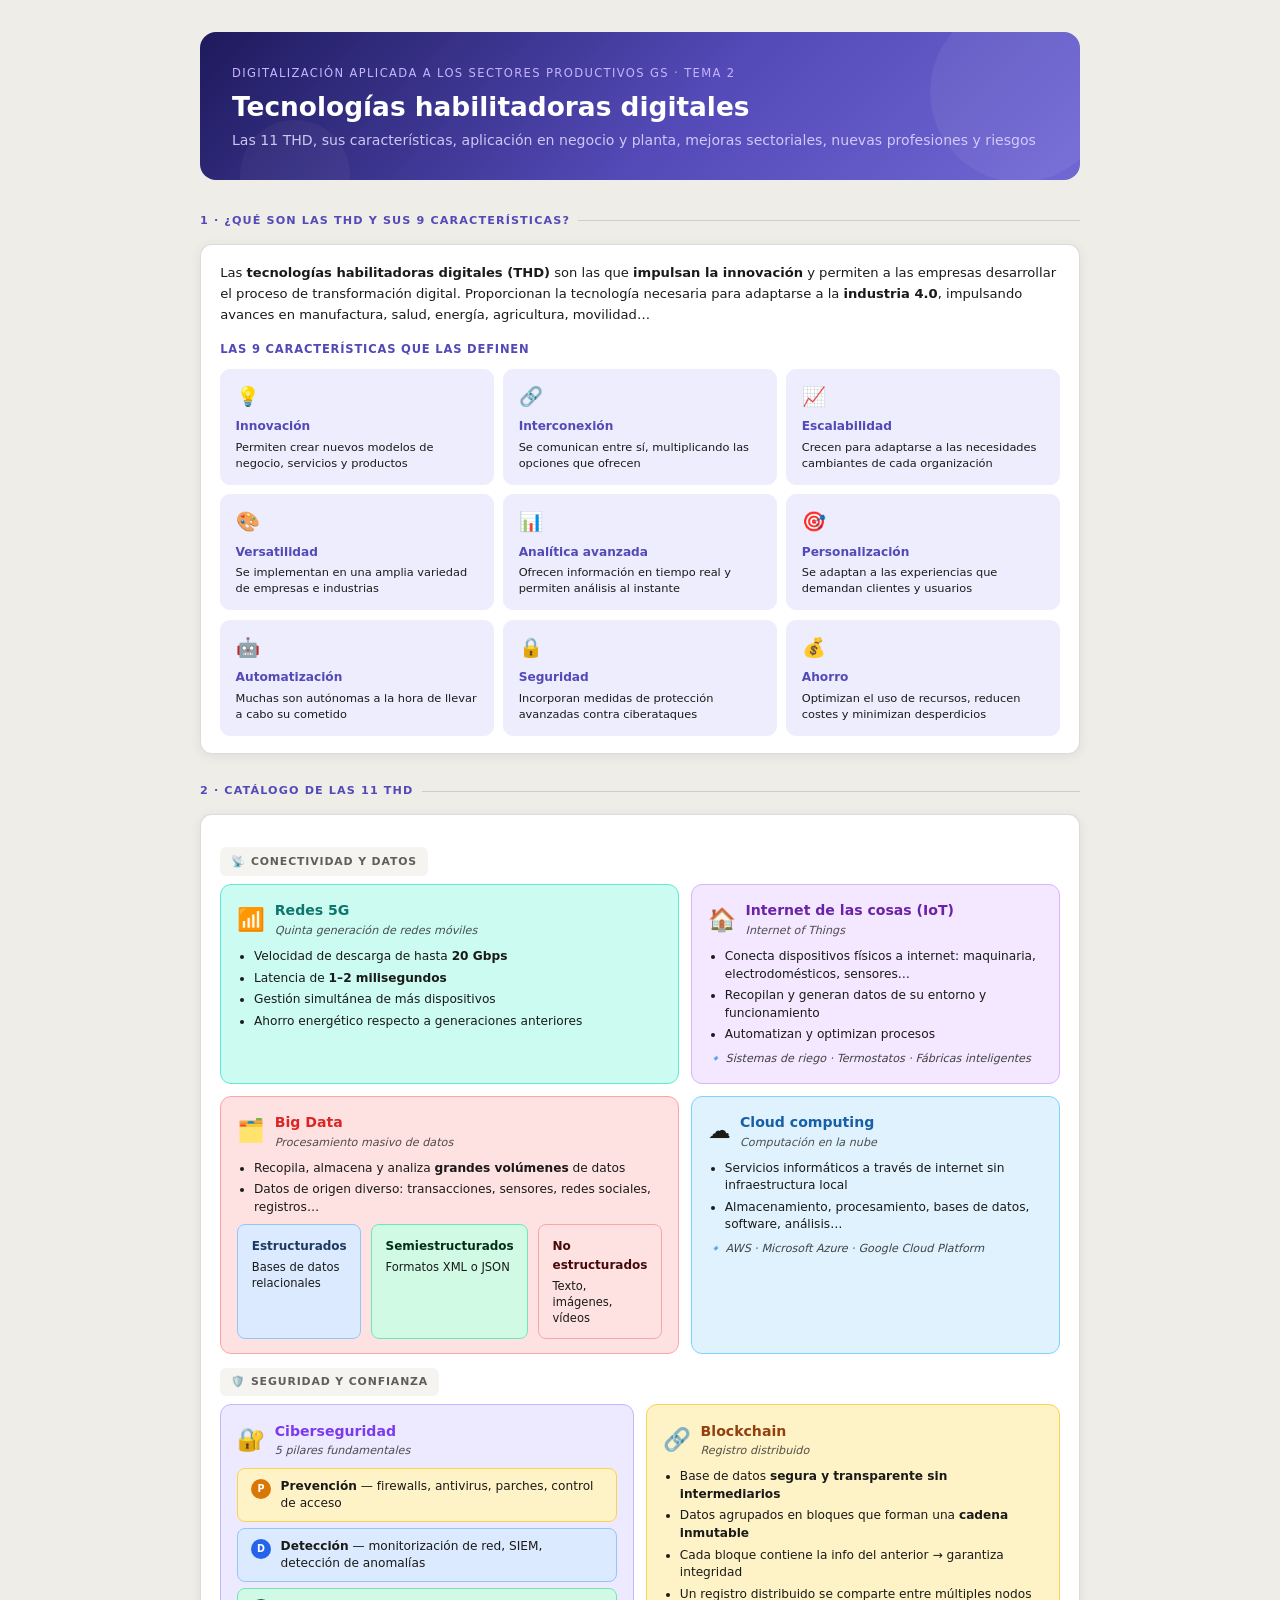
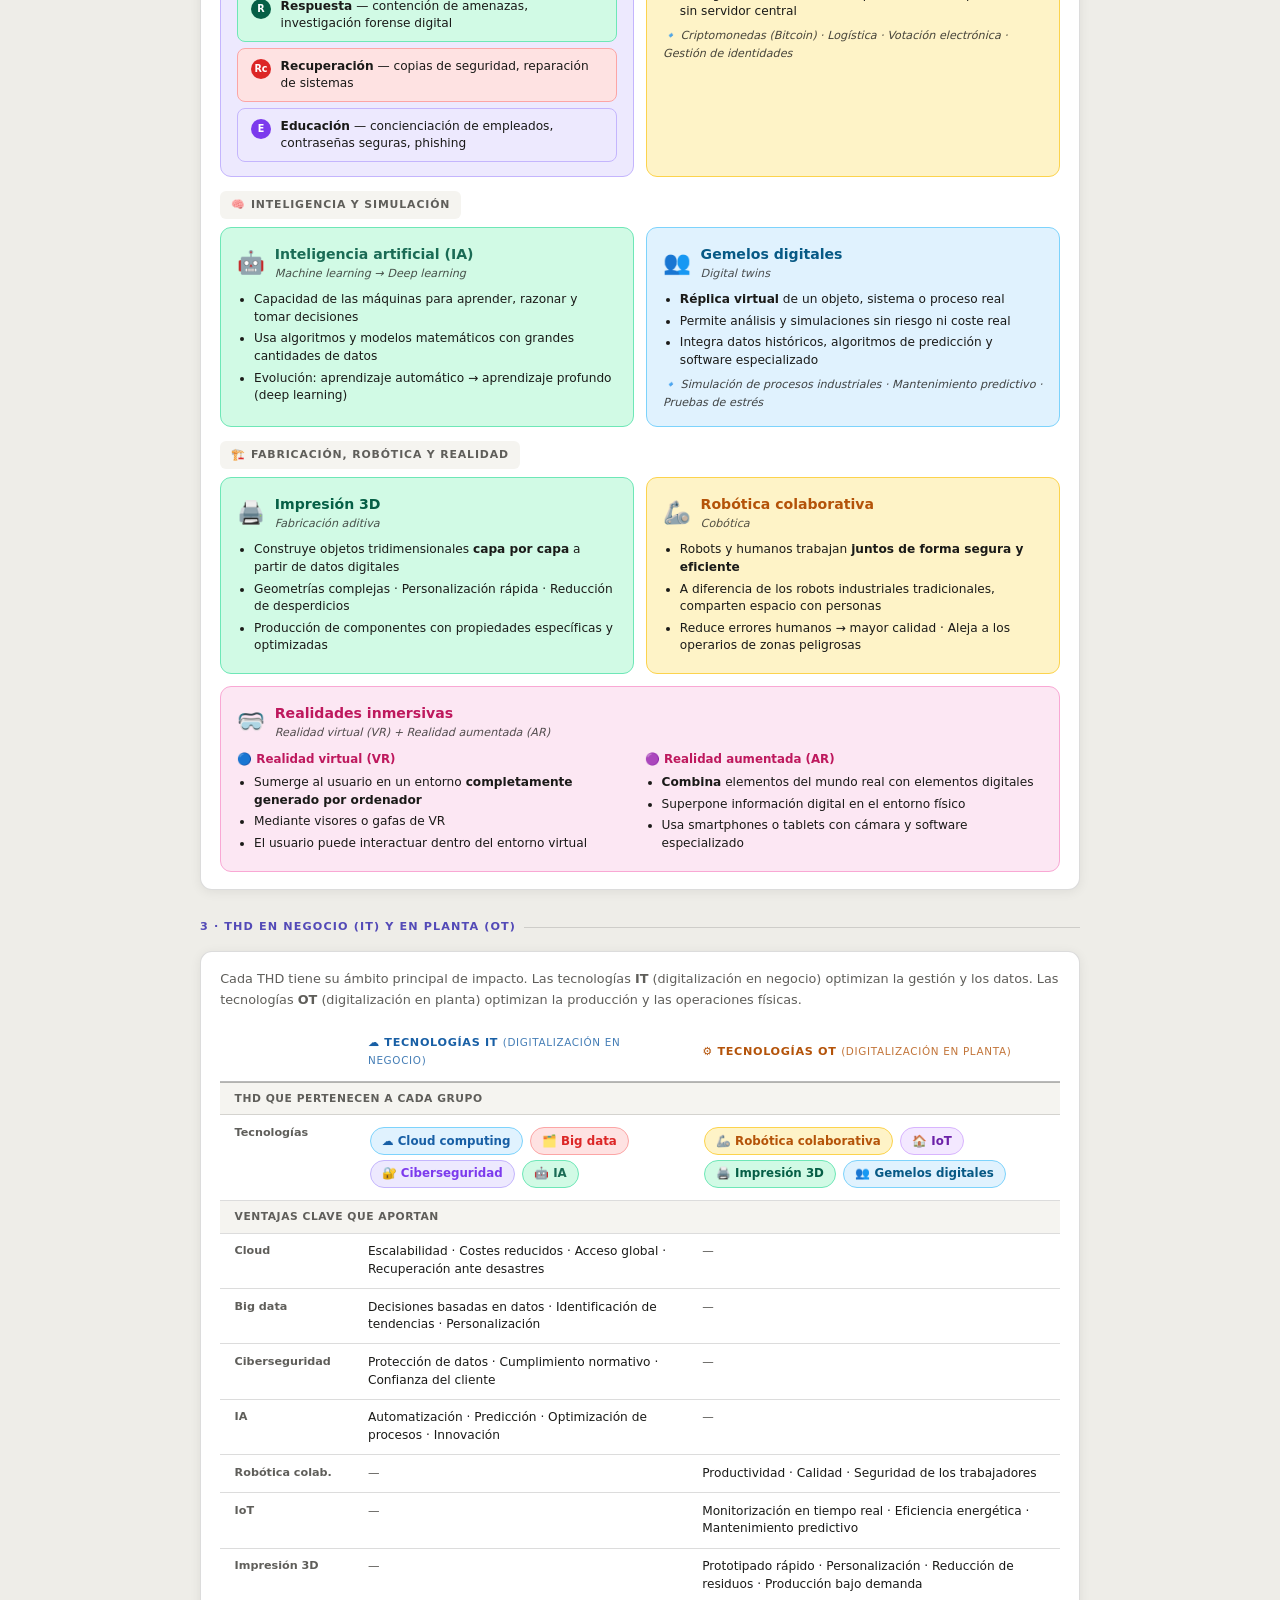
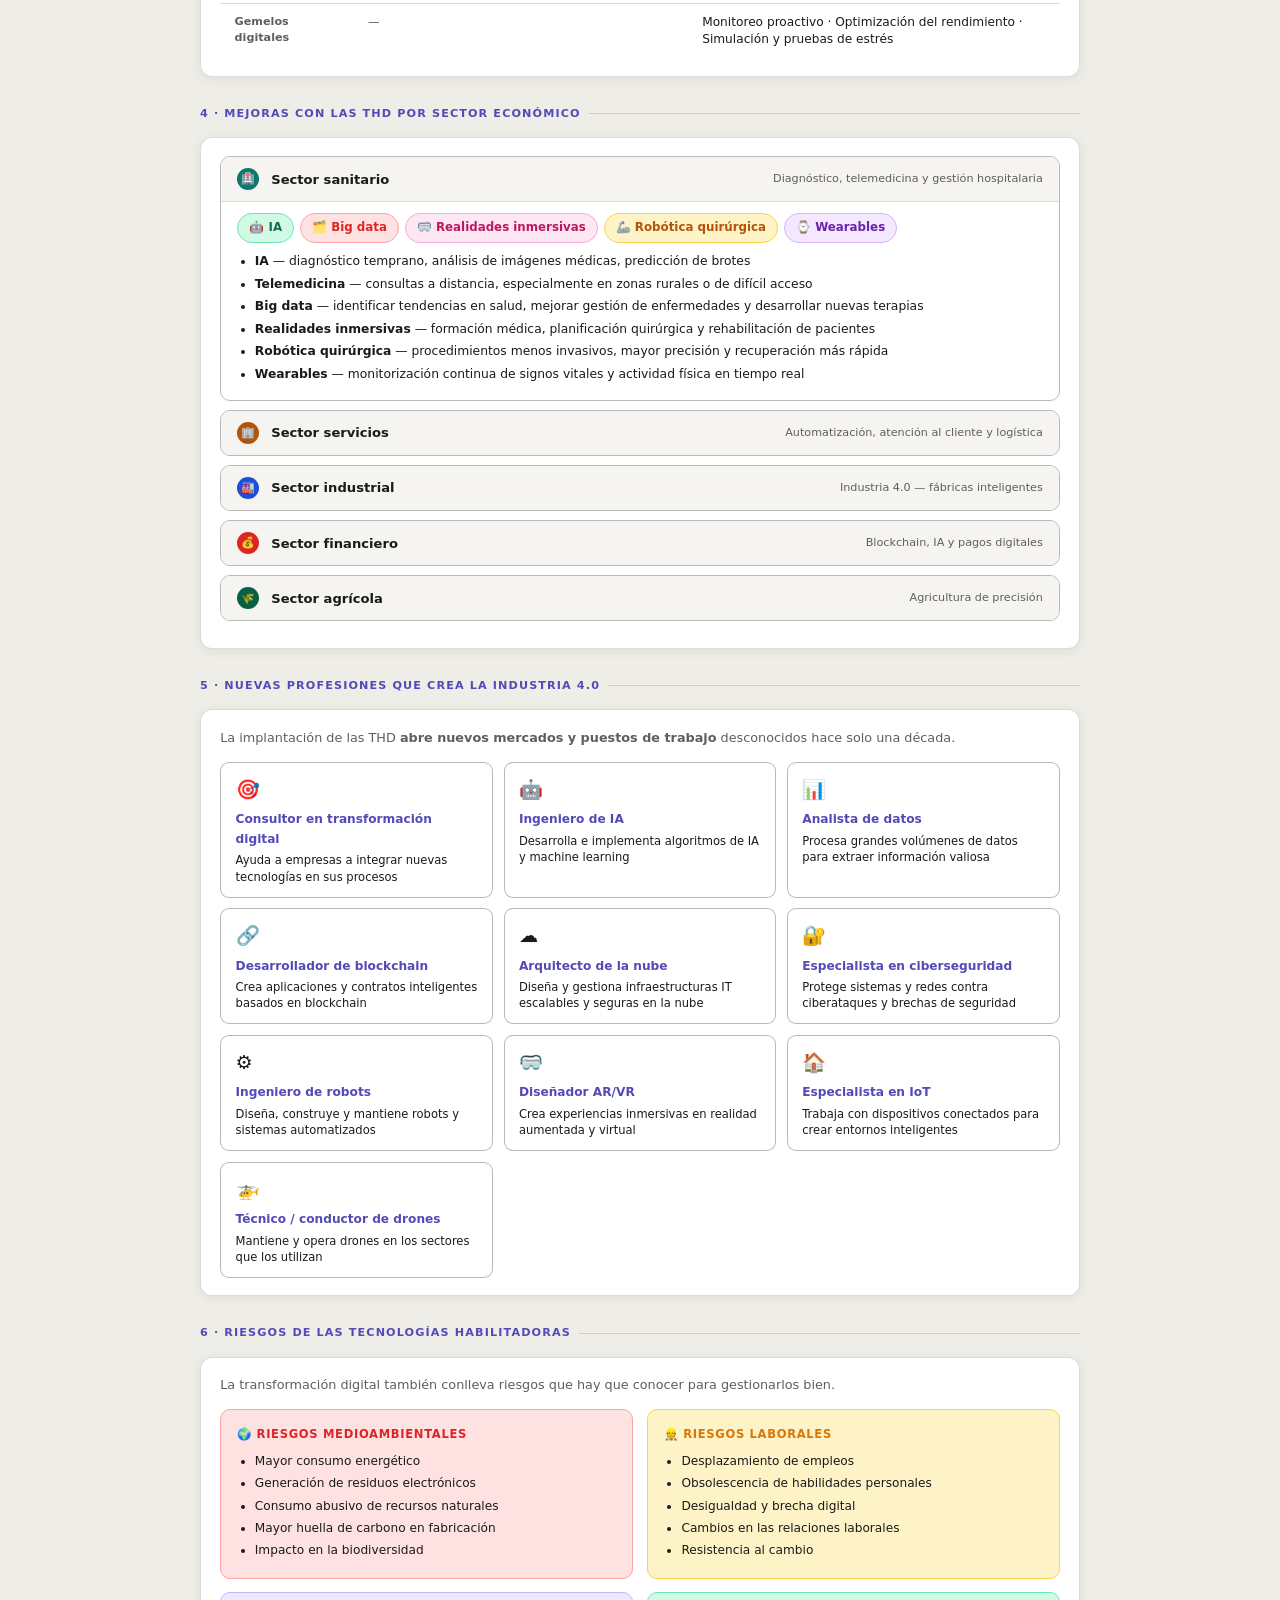
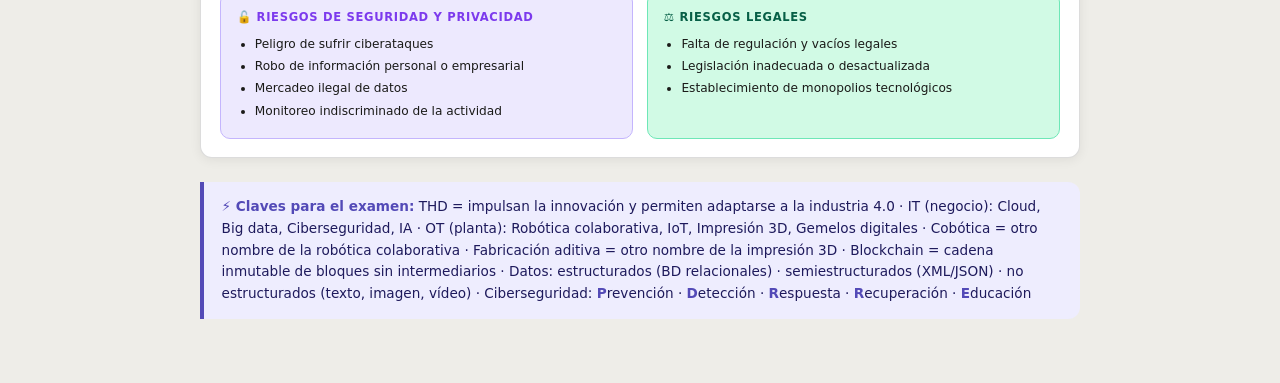
<file: resumen/2-resumen.html>
<!DOCTYPE html>
<html lang="es">
<head>
  <meta charset="UTF-8" />
  <meta name="viewport" content="width=device-width, initial-scale=1.0"/>
  <title>Tema 2 — Tecnologías habilitadoras digitales</title>
  <link rel="stylesheet" href="../estilos.css" />
  <style>
    :root {
      --t2:        #534AB7;
      --t2-light:  #EEEDFE;
      --t2-mid:    #7068D4;
      --t2-dark:   #1E1A5C;

      /* una paleta por tecnología */
      --c5g:      #0F766E; --c5g-l:   #CCFBF1; --c5g-b:   #5EEAD4;
      --ccld:     #185FA5; --ccld-l:  #E0F2FE; --ccld-b:  #7DD3FC;
      --cbig:     #DC2626; --cbig-l:  #FEE2E2; --cbig-b:  #FCA5A5;
      --ccib:     #7C3AED; --ccib-l:  #EDE9FE; --ccib-b:  #C4B5FD;
      --cblk:     #92400E; --cblk-l:  #FEF3C7; --cblk-b:  #FCD34D;
      --cia:      #1A6B55; --cia-l:   #D1FAE5; --cia-b:   #6EE7B7;
      --cvr:      #BE185D; --cvr-l:   #FCE7F3; --cvr-b:   #F9A8D4;
      --ccob:     #B45309; --ccob-l:  #FEF3C7; --ccob-b:  #FCD34D;
      --cgem:     #075985; --cgem-l:  #E0F2FE; --cgem-b:  #7DD3FC;
      --c3d:      #065F46; --c3d-l:   #D1FAE5; --c3d-b:   #6EE7B7;
      --ciot:     #6B21A8; --ciot-l:  #F3E8FF; --ciot-b:  #D8B4FE;

      /* sectores */
      --cs1:  #0F766E; --cs1-l: #CCFBF1; --cs1-b: #5EEAD4;
      --cs2:  #B45309; --cs2-l: #FEF3C7; --cs2-b: #FCD34D;
      --cs3:  #1D4ED8; --cs3-l: #DBEAFE; --cs3-b: #93C5FD;
      --cs4:  #DC2626; --cs4-l: #FEE2E2; --cs4-b: #FCA5A5;
      --cs5:  #065F46; --cs5-l: #D1FAE5; --cs5-b: #6EE7B7;

      --radius: 12px;
      --shadow: 0 2px 12px rgba(0,0,0,.07);
    }

    body { background:var(--color-background-tertiary); font-family:system-ui,-apple-system,sans-serif; padding:2rem 1rem 4rem; }
    .page { max-width:880px; margin:0 auto; }

    /* HERO */
    .hero { background:linear-gradient(135deg,#1E1A5C 0%,#534AB7 55%,#7068D4 100%); border-radius:16px; padding:2rem 2rem 1.75rem; margin-bottom:2rem; color:#fff; position:relative; overflow:hidden; }
    .hero::before { content:''; position:absolute; top:-30px; right:-30px; width:180px; height:180px; border-radius:50%; background:rgba(255,255,255,.06); }
    .hero::after  { content:''; position:absolute; bottom:-50px; left:40px; width:110px; height:110px; border-radius:50%; background:rgba(255,255,255,.04); }
    .hero-label { font-size:.72rem; letter-spacing:.12em; text-transform:uppercase; color:#C4B5FD; margin-bottom:.45rem; }
    .hero-title { font-size:1.65rem; font-weight:700; line-height:1.25; margin-bottom:.4rem; }
    .hero-sub   { font-size:.88rem; color:#DDD6FE; opacity:.9; }

    /* SECTION TITLE */
    .sec-title { font-size:.7rem; font-weight:700; letter-spacing:.1em; text-transform:uppercase; color:var(--t2); margin:1.75rem 0 .9rem; display:flex; align-items:center; gap:.5rem; }
    .sec-title::after { content:''; flex:1; height:1px; background:var(--color-border-tertiary); }

    /* CARD */
    .card { background:var(--color-background-primary); border:0.5px solid var(--color-border-tertiary); border-radius:var(--radius); padding:1.1rem 1.2rem; box-shadow:var(--shadow); }

    /* GRIDS */
    .grid2 { display:grid; grid-template-columns:1fr 1fr; gap:1rem; }
    .grid3 { display:grid; grid-template-columns:1fr 1fr 1fr; gap:.85rem; }
    @media(max-width:640px){ .grid2,.grid3{ grid-template-columns:1fr; } }

    /* CHIP */
    .chip { display:inline-flex; align-items:center; gap:.35rem; padding:.28rem .7rem; border-radius:999px; font-size:.74rem; font-weight:600; border:1.5px solid transparent; }

    /* ── CARACTERÍSTICAS: rueda de 9 pills ── */
    .caract-grid { display:grid; grid-template-columns:repeat(3,1fr); gap:.6rem; }
    @media(max-width:560px){ .caract-grid{ grid-template-columns:1fr 1fr; } }
    .cc { border-radius:10px; padding:.75rem .9rem; border:1.5px solid var(--t2-light); background:var(--t2-light); }
    .cc .cc-icon { font-size:1.2rem; margin-bottom:.3rem; }
    .cc .cc-name { font-size:.76rem; font-weight:700; color:var(--t2); margin-bottom:.2rem; }
    .cc .cc-desc { font-size:.71rem; line-height:1.4; color:var(--color-text-primary); }

    /* ── CATÁLOGO DE THD ── */
    .thd-grid { display:grid; grid-template-columns:repeat(2,1fr); gap:.75rem; }
    @media(max-width:560px){ .thd-grid{ grid-template-columns:1fr; } }
    .thd { border-radius:11px; padding:.9rem 1rem; border:1.5px solid; }
    .thd .thd-head { display:flex; align-items:center; gap:.6rem; margin-bottom:.5rem; }
    .thd .thd-icon { font-size:1.4rem; flex-shrink:0; }
    .thd .thd-name { font-size:.88rem; font-weight:700; }
    .thd .thd-alt  { font-size:.7rem; opacity:.75; font-style:italic; }
    .thd ul { padding-left:1.05rem; }
    .thd li { font-size:.76rem; line-height:1.45; margin-bottom:.25rem; color:var(--color-text-primary); }
    .thd .thd-ej { font-size:.7rem; font-style:italic; margin-top:.4rem; opacity:.8; }

    .thd-5g   { background:var(--c5g-l);   border-color:var(--c5g-b);   }  .thd-5g   .thd-name { color:var(--c5g);  }
    .thd-cld  { background:var(--ccld-l);  border-color:var(--ccld-b);  }  .thd-cld  .thd-name { color:var(--ccld); }
    .thd-big  { background:var(--cbig-l);  border-color:var(--cbig-b);  }  .thd-big  .thd-name { color:var(--cbig); }
    .thd-cib  { background:var(--ccib-l);  border-color:var(--ccib-b);  }  .thd-cib  .thd-name { color:var(--ccib); }
    .thd-blk  { background:var(--cblk-l);  border-color:var(--cblk-b);  }  .thd-blk  .thd-name { color:var(--cblk); }
    .thd-ia   { background:var(--cia-l);   border-color:var(--cia-b);   }  .thd-ia   .thd-name { color:var(--cia);  }
    .thd-vr   { background:var(--cvr-l);   border-color:var(--cvr-b);   }  .thd-vr   .thd-name { color:var(--cvr);  }
    .thd-cob  { background:var(--ccob-l);  border-color:var(--ccob-b);  }  .thd-cob  .thd-name { color:var(--ccob); }
    .thd-gem  { background:var(--cgem-l);  border-color:var(--cgem-b);  }  .thd-gem  .thd-name { color:var(--cgem); }
    .thd-3d   { background:var(--c3d-l);   border-color:var(--c3d-b);   }  .thd-3d   .thd-name { color:var(--c3d);  }
    .thd-iot  { background:var(--ciot-l);  border-color:var(--ciot-b);  }  .thd-iot  .thd-name { color:var(--ciot); }

    /* ciberseguridad: 5 pilares */
    .pilares { display:flex; flex-direction:column; gap:.4rem; margin-top:.5rem; }
    .pilar { display:flex; align-items:flex-start; gap:.6rem; border-radius:8px; padding:.55rem .8rem; border:1px solid; }
    .pilar-dot { flex-shrink:0; width:20px; height:20px; border-radius:50%; display:flex; align-items:center; justify-content:center; font-size:.6rem; font-weight:700; color:#fff; margin-top:1px; }
    .pilar-txt { font-size:.76rem; line-height:1.4; color:var(--color-text-primary); }
    .pilar-txt strong { font-weight:700; }
    .p1 { background:#FEF3C7; border-color:#FCD34D; }  .p1 .pilar-dot { background:#D97706; }
    .p2 { background:#DBEAFE; border-color:#93C5FD; }  .p2 .pilar-dot { background:#2563EB; }
    .p3 { background:#D1FAE5; border-color:#6EE7B7; }  .p3 .pilar-dot { background:#065F46; }
    .p4 { background:#FEE2E2; border-color:#FCA5A5; }  .p4 .pilar-dot { background:#DC2626; }
    .p5 { background:#EDE9FE; border-color:#C4B5FD; }  .p5 .pilar-dot { background:#7C3AED; }

    /* datos: tipos */
    .datos-grid { display:grid; grid-template-columns:1fr 1fr 1fr; gap:.6rem; margin-top:.5rem; }
    @media(max-width:520px){ .datos-grid{ grid-template-columns:1fr; } }
    .dato-card { border-radius:8px; padding:.7rem .85rem; border:1.5px solid; }
    .dato-card .d-name { font-size:.75rem; font-weight:700; margin-bottom:.2rem; }
    .dato-card .d-desc { font-size:.72rem; line-height:1.4; color:var(--color-text-primary); }
    .dato-card .d-ej   { font-size:.69rem; font-style:italic; margin-top:.25rem; opacity:.8; }
    .d1 { background:#DBEAFE; border-color:#93C5FD; } .d1 .d-name { color:#1e3a5f; }
    .d2 { background:#D1FAE5; border-color:#6EE7B7; } .d2 .d-name { color:#052e16; }
    .d3 { background:#FEE2E2; border-color:#FCA5A5; } .d3 .d-name { color:#450a0a; }

    /* ── TABLA IT vs OT ── */
    .itot-wrap { overflow-x:auto; }
    .itot-table { width:100%; border-collapse:collapse; }
    .itot-table th { font-size:.7rem; font-weight:700; text-transform:uppercase; letter-spacing:.06em; padding:.65rem .9rem; text-align:left; border-bottom:2px solid var(--color-border-secondary); }
    .itot-table td { font-size:.76rem; line-height:1.45; padding:.6rem .9rem; border-bottom:0.5px solid var(--color-border-tertiary); vertical-align:top; color:var(--color-text-primary); }
    .itot-table tr:last-child td { border-bottom:none; }
    .th-it  { color:var(--ccld); }
    .th-ot  { color:var(--ccob); }
    .row-label td { font-size:.67rem; font-weight:700; text-transform:uppercase; letter-spacing:.05em; color:var(--color-text-secondary); background:var(--color-background-secondary); padding:.5rem .9rem; }

    /* ── MEJORAS POR SECTOR (acordeón) ── */
    .afase { border:0.5px solid var(--color-border-secondary); border-radius:10px; overflow:hidden; margin-bottom:.55rem; }
    .afase-head { display:flex; align-items:center; gap:.75rem; padding:.7rem 1rem; cursor:pointer; background:var(--color-background-secondary); transition:background .12s; }
    .afase-head:hover { background:var(--color-background-tertiary); }
    .afase-dot { width:22px; height:22px; border-radius:50%; display:flex; align-items:center; justify-content:center; font-size:.68rem; font-weight:700; color:#fff; flex-shrink:0; }
    .afase-label    { font-size:.82rem; font-weight:600; color:var(--color-text-primary); flex:1; }
    .afase-sublabel { font-size:.7rem; color:var(--color-text-secondary); }
    .afase-body { display:none; padding:.65rem 1rem .8rem; border-top:0.5px solid var(--color-border-tertiary); }
    .afase.open .afase-body { display:block; }
    .afase-body .thd-chips { display:flex; flex-wrap:wrap; gap:.35rem; margin-bottom:.6rem; }
    .afase-body ul { padding-left:1.1rem; }
    .afase-body li { font-size:.77rem; line-height:1.5; margin-bottom:.25rem; color:var(--color-text-primary); }

    /* ── NUEVAS PROFESIONES ── */
    .prof-grid { display:grid; grid-template-columns:repeat(3,1fr); gap:.65rem; }
    @media(max-width:580px){ .prof-grid{ grid-template-columns:1fr 1fr; } }
    .prof-card { border-radius:9px; padding:.75rem .9rem; border:1.5px solid var(--color-border-secondary); background:var(--color-background-primary); }
    .prof-icon  { font-size:1.2rem; margin-bottom:.3rem; }
    .prof-name  { font-size:.76rem; font-weight:700; color:var(--t2); margin-bottom:.2rem; }
    .prof-desc  { font-size:.72rem; line-height:1.4; color:var(--color-text-primary); }

    /* ── RIESGOS ── */
    .riesgo-grid { display:grid; grid-template-columns:1fr 1fr; gap:.85rem; }
    @media(max-width:540px){ .riesgo-grid{ grid-template-columns:1fr; } }
    .riesgo-bloque { border-radius:10px; padding:.9rem 1rem; border:1.5px solid; }
    .rb-title { font-size:.72rem; font-weight:700; text-transform:uppercase; letter-spacing:.06em; margin-bottom:.55rem; }
    .riesgo-bloque ul { padding-left:1.1rem; }
    .riesgo-bloque li { font-size:.76rem; line-height:1.5; margin-bottom:.25rem; color:var(--color-text-primary); }
    .rb-med  { background:#FEE2E2; border-color:#FCA5A5; } .rb-med  .rb-title { color:#DC2626; }
    .rb-lab  { background:#FEF3C7; border-color:#FCD34D; } .rb-lab  .rb-title { color:#D97706; }
    .rb-seg  { background:#EDE9FE; border-color:#C4B5FD; } .rb-seg  .rb-title { color:#7C3AED; }
    .rb-leg  { background:#D1FAE5; border-color:#6EE7B7; } .rb-leg  .rb-title { color:#065F46; }

    /* ── NOTA GLOBAL ── */
    .nota-global { background:var(--t2-light); border-left:4px solid var(--t2); border-radius:0 var(--radius) var(--radius) 0; padding:.9rem 1.1rem; font-size:.85rem; line-height:1.6; margin-top:1.5rem; color:var(--t2-dark); }
    .nota-global strong { color:var(--t2); }

    /* badge IT/OT */
    .badge-it { display:inline-block; background:var(--ccld-l); border:1px solid var(--ccld-b); color:var(--ccld); font-size:.63rem; font-weight:700; padding:.12rem .5rem; border-radius:999px; margin-left:.3rem; vertical-align:middle; }
    .badge-ot { display:inline-block; background:var(--ccob-l); border:1px solid var(--ccob-b); color:var(--ccob); font-size:.63rem; font-weight:700; padding:.12rem .5rem; border-radius:999px; margin-left:.3rem; vertical-align:middle; }

    /* separador visual entre secciones THD */
    .thd-sep { font-size:.68rem; font-weight:700; text-transform:uppercase; letter-spacing:.08em; color:var(--color-text-secondary); margin:.9rem 0 .5rem; padding:.35rem .7rem; background:var(--color-background-secondary); border-radius:6px; display:inline-block; }
  </style>
</head>
<body>
<div class="page">

  <!-- HERO -->
  <header class="hero">
    <div class="hero-label">Digitalización aplicada a los sectores productivos GS · Tema 2</div>
    <h1 class="hero-title">Tecnologías habilitadoras digitales</h1>
    <p class="hero-sub">Las 11 THD, sus características, aplicación en negocio y planta, mejoras sectoriales, nuevas profesiones y riesgos</p>
  </header>


  <!-- ══════════════════════════════════
       1. ¿QUÉ SON Y CARACTERÍSTICAS
  ══════════════════════════════════ -->
  <div class="sec-title">1 · ¿Qué son las THD y sus 9 características?</div>

  <div class="card">
    <p style="font-size:.82rem;line-height:1.6;color:var(--color-text-primary);margin-bottom:.9rem;">
      Las <strong>tecnologías habilitadoras digitales (THD)</strong> son las que
      <strong>impulsan la innovación</strong> y permiten a las empresas desarrollar el proceso de
      transformación digital. Proporcionan la tecnología necesaria para adaptarse a la
      <strong>industria 4.0</strong>, impulsando avances en manufactura, salud, energía, agricultura, movilidad…
    </p>
    <p style="font-size:.72rem;font-weight:700;text-transform:uppercase;letter-spacing:.07em;color:var(--t2);margin-bottom:.65rem;">
      Las 9 características que las definen
    </p>
    <div class="caract-grid">
      <div class="cc"><div class="cc-icon">💡</div><div class="cc-name">Innovación</div><div class="cc-desc">Permiten crear nuevos modelos de negocio, servicios y productos</div></div>
      <div class="cc"><div class="cc-icon">🔗</div><div class="cc-name">Interconexión</div><div class="cc-desc">Se comunican entre sí, multiplicando las opciones que ofrecen</div></div>
      <div class="cc"><div class="cc-icon">📈</div><div class="cc-name">Escalabilidad</div><div class="cc-desc">Crecen para adaptarse a las necesidades cambiantes de cada organización</div></div>
      <div class="cc"><div class="cc-icon">🎨</div><div class="cc-name">Versatilidad</div><div class="cc-desc">Se implementan en una amplia variedad de empresas e industrias</div></div>
      <div class="cc"><div class="cc-icon">📊</div><div class="cc-name">Analítica avanzada</div><div class="cc-desc">Ofrecen información en tiempo real y permiten análisis al instante</div></div>
      <div class="cc"><div class="cc-icon">🎯</div><div class="cc-name">Personalización</div><div class="cc-desc">Se adaptan a las experiencias que demandan clientes y usuarios</div></div>
      <div class="cc"><div class="cc-icon">🤖</div><div class="cc-name">Automatización</div><div class="cc-desc">Muchas son autónomas a la hora de llevar a cabo su cometido</div></div>
      <div class="cc"><div class="cc-icon">🔒</div><div class="cc-name">Seguridad</div><div class="cc-desc">Incorporan medidas de protección avanzadas contra ciberataques</div></div>
      <div class="cc"><div class="cc-icon">💰</div><div class="cc-name">Ahorro</div><div class="cc-desc">Optimizan el uso de recursos, reducen costes y minimizan desperdicios</div></div>
    </div>
  </div>


  <!-- ══════════════════════════════════
       2. CATÁLOGO DE LAS 11 THD
  ══════════════════════════════════ -->
  <div class="sec-title">2 · Catálogo de las 11 THD</div>

  <div class="card">

    <!-- BLOQUE: conectividad y datos -->
    <div class="thd-sep">📡 Conectividad y datos</div>
    <div class="thd-grid">

      <div class="thd thd-5g">
        <div class="thd-head">
          <span class="thd-icon">📶</span>
          <div>
            <div class="thd-name">Redes 5G</div>
            <div class="thd-alt">Quinta generación de redes móviles</div>
          </div>
        </div>
        <ul>
          <li>Velocidad de descarga de hasta <strong>20 Gbps</strong></li>
          <li>Latencia de <strong>1–2 milisegundos</strong></li>
          <li>Gestión simultánea de más dispositivos</li>
          <li>Ahorro energético respecto a generaciones anteriores</li>
        </ul>
      </div>

      <div class="thd thd-iot">
        <div class="thd-head">
          <span class="thd-icon">🏠</span>
          <div>
            <div class="thd-name">Internet de las cosas (IoT)</div>
            <div class="thd-alt">Internet of Things</div>
          </div>
        </div>
        <ul>
          <li>Conecta dispositivos físicos a internet: maquinaria, electrodomésticos, sensores…</li>
          <li>Recopilan y generan datos de su entorno y funcionamiento</li>
          <li>Automatizan y optimizan procesos</li>
        </ul>
        <div class="thd-ej">🔹 Sistemas de riego · Termostatos · Fábricas inteligentes</div>
      </div>

      <div class="thd thd-big">
        <div class="thd-head">
          <span class="thd-icon">🗂️</span>
          <div>
            <div class="thd-name">Big Data</div>
            <div class="thd-alt">Procesamiento masivo de datos</div>
          </div>
        </div>
        <ul>
          <li>Recopila, almacena y analiza <strong>grandes volúmenes</strong> de datos</li>
          <li>Datos de origen diverso: transacciones, sensores, redes sociales, registros…</li>
        </ul>
        <div style="margin-top:.5rem;">
          <div class="datos-grid" style="grid-template-columns:1fr 1fr 1fr;">
            <div class="dato-card d1"><div class="d-name">Estructurados</div><div class="d-desc">Bases de datos relacionales</div></div>
            <div class="dato-card d2"><div class="d-name">Semiestructurados</div><div class="d-desc">Formatos XML o JSON</div></div>
            <div class="dato-card d3"><div class="d-name">No estructurados</div><div class="d-desc">Texto, imágenes, vídeos</div></div>
          </div>
        </div>
      </div>

      <div class="thd thd-cld">
        <div class="thd-head">
          <span class="thd-icon">☁️</span>
          <div>
            <div class="thd-name">Cloud computing</div>
            <div class="thd-alt">Computación en la nube</div>
          </div>
        </div>
        <ul>
          <li>Servicios informáticos a través de internet sin infraestructura local</li>
          <li>Almacenamiento, procesamiento, bases de datos, software, análisis…</li>
        </ul>
        <div class="thd-ej">🔹 AWS · Microsoft Azure · Google Cloud Platform</div>
      </div>

    </div>

    <!-- BLOQUE: seguridad y confianza -->
    <div class="thd-sep" style="margin-top:.85rem;">🛡️ Seguridad y confianza</div>
    <div class="thd-grid">

      <div class="thd thd-cib">
        <div class="thd-head">
          <span class="thd-icon">🔐</span>
          <div>
            <div class="thd-name">Ciberseguridad</div>
            <div class="thd-alt">5 pilares fundamentales</div>
          </div>
        </div>
        <div class="pilares">
          <div class="pilar p1"><div class="pilar-dot">P</div><div class="pilar-txt"><strong>Prevención</strong> — firewalls, antivirus, parches, control de acceso</div></div>
          <div class="pilar p2"><div class="pilar-dot">D</div><div class="pilar-txt"><strong>Detección</strong> — monitorización de red, SIEM, detección de anomalías</div></div>
          <div class="pilar p3"><div class="pilar-dot">R</div><div class="pilar-txt"><strong>Respuesta</strong> — contención de amenazas, investigación forense digital</div></div>
          <div class="pilar p4"><div class="pilar-dot">Rc</div><div class="pilar-txt"><strong>Recuperación</strong> — copias de seguridad, reparación de sistemas</div></div>
          <div class="pilar p5"><div class="pilar-dot">E</div><div class="pilar-txt"><strong>Educación</strong> — concienciación de empleados, contraseñas seguras, phishing</div></div>
        </div>
      </div>

      <div class="thd thd-blk">
        <div class="thd-head">
          <span class="thd-icon">🔗</span>
          <div>
            <div class="thd-name">Blockchain</div>
            <div class="thd-alt">Registro distribuido</div>
          </div>
        </div>
        <ul>
          <li>Base de datos <strong>segura y transparente sin intermediarios</strong></li>
          <li>Datos agrupados en bloques que forman una <strong>cadena inmutable</strong></li>
          <li>Cada bloque contiene la info del anterior → garantiza integridad</li>
          <li>Un registro distribuido se comparte entre múltiples nodos sin servidor central</li>
        </ul>
        <div class="thd-ej">🔹 Criptomonedas (Bitcoin) · Logística · Votación electrónica · Gestión de identidades</div>
      </div>

    </div>

    <!-- BLOQUE: inteligencia y simulación -->
    <div class="thd-sep" style="margin-top:.85rem;">🧠 Inteligencia y simulación</div>
    <div class="thd-grid">

      <div class="thd thd-ia">
        <div class="thd-head">
          <span class="thd-icon">🤖</span>
          <div>
            <div class="thd-name">Inteligencia artificial (IA)</div>
            <div class="thd-alt">Machine learning → Deep learning</div>
          </div>
        </div>
        <ul>
          <li>Capacidad de las máquinas para aprender, razonar y tomar decisiones</li>
          <li>Usa algoritmos y modelos matemáticos con grandes cantidades de datos</li>
          <li>Evolución: aprendizaje automático → aprendizaje profundo (deep learning)</li>
        </ul>
      </div>

      <div class="thd thd-gem">
        <div class="thd-head">
          <span class="thd-icon">👥</span>
          <div>
            <div class="thd-name">Gemelos digitales</div>
            <div class="thd-alt">Digital twins</div>
          </div>
        </div>
        <ul>
          <li><strong>Réplica virtual</strong> de un objeto, sistema o proceso real</li>
          <li>Permite análisis y simulaciones sin riesgo ni coste real</li>
          <li>Integra datos históricos, algoritmos de predicción y software especializado</li>
        </ul>
        <div class="thd-ej">🔹 Simulación de procesos industriales · Mantenimiento predictivo · Pruebas de estrés</div>
      </div>

    </div>

    <!-- BLOQUE: fabricación y realidad -->
    <div class="thd-sep" style="margin-top:.85rem;">🏗️ Fabricación, robótica y realidad</div>
    <div class="thd-grid">

      <div class="thd thd-3d">
        <div class="thd-head">
          <span class="thd-icon">🖨️</span>
          <div>
            <div class="thd-name">Impresión 3D</div>
            <div class="thd-alt">Fabricación aditiva</div>
          </div>
        </div>
        <ul>
          <li>Construye objetos tridimensionales <strong>capa por capa</strong> a partir de datos digitales</li>
          <li>Geometrías complejas · Personalización rápida · Reducción de desperdicios</li>
          <li>Producción de componentes con propiedades específicas y optimizadas</li>
        </ul>
      </div>

      <div class="thd thd-cob">
        <div class="thd-head">
          <span class="thd-icon">🦾</span>
          <div>
            <div class="thd-name">Robótica colaborativa</div>
            <div class="thd-alt">Cobótica</div>
          </div>
        </div>
        <ul>
          <li>Robots y humanos trabajan <strong>juntos de forma segura y eficiente</strong></li>
          <li>A diferencia de los robots industriales tradicionales, comparten espacio con personas</li>
          <li>Reduce errores humanos → mayor calidad · Aleja a los operarios de zonas peligrosas</li>
        </ul>
      </div>

      <div class="thd thd-vr" style="grid-column:1/-1;">
        <div class="thd-head">
          <span class="thd-icon">🥽</span>
          <div>
            <div class="thd-name">Realidades inmersivas</div>
            <div class="thd-alt">Realidad virtual (VR) + Realidad aumentada (AR)</div>
          </div>
        </div>
        <div class="grid2" style="gap:.6rem;margin-top:.3rem;">
          <div>
            <p style="font-size:.74rem;font-weight:700;color:var(--cvr);margin-bottom:.3rem;">🔵 Realidad virtual (VR)</p>
            <ul>
              <li>Sumerge al usuario en un entorno <strong>completamente generado por ordenador</strong></li>
              <li>Mediante visores o gafas de VR</li>
              <li>El usuario puede interactuar dentro del entorno virtual</li>
            </ul>
          </div>
          <div>
            <p style="font-size:.74rem;font-weight:700;color:var(--cvr);margin-bottom:.3rem;">🟣 Realidad aumentada (AR)</p>
            <ul>
              <li><strong>Combina</strong> elementos del mundo real con elementos digitales</li>
              <li>Superpone información digital en el entorno físico</li>
              <li>Usa smartphones o tablets con cámara y software especializado</li>
            </ul>
          </div>
        </div>
      </div>

    </div>
  </div>


  <!-- ══════════════════════════════════
       3. THD EN NEGOCIO (IT) vs PLANTA (OT)
  ══════════════════════════════════ -->
  <div class="sec-title">3 · THD en negocio (IT) y en planta (OT)</div>

  <div class="card">
    <p style="font-size:.8rem;color:var(--color-text-secondary);margin-bottom:.85rem;">
      Cada THD tiene su ámbito principal de impacto. Las tecnologías <strong>IT</strong> (digitalización en negocio)
      optimizan la gestión y los datos. Las tecnologías <strong>OT</strong> (digitalización en planta) optimizan
      la producción y las operaciones físicas.
    </p>

    <div class="itot-wrap">
      <table class="itot-table">
        <thead>
        <tr>
          <th style="min-width:80px;"></th>
          <th class="th-it">☁️ Tecnologías IT <span style="font-size:.65rem;font-weight:400;opacity:.8;">(digitalización en negocio)</span></th>
          <th class="th-ot">⚙️ Tecnologías OT <span style="font-size:.65rem;font-weight:400;opacity:.8;">(digitalización en planta)</span></th>
        </tr>
        </thead>
        <tbody>
        <tr class="row-label"><td colspan="3">THD que pertenecen a cada grupo</td></tr>
        <tr>
          <td style="font-size:.7rem;font-weight:700;color:var(--color-text-secondary);">Tecnologías</td>
          <td>
            <span class="chip" style="background:var(--ccld-l);border-color:var(--ccld-b);color:var(--ccld);margin:.15rem .1rem;">☁️ Cloud computing</span>
            <span class="chip" style="background:var(--cbig-l);border-color:var(--cbig-b);color:var(--cbig);margin:.15rem .1rem;">🗂️ Big data</span>
            <span class="chip" style="background:var(--ccib-l);border-color:var(--ccib-b);color:var(--ccib);margin:.15rem .1rem;">🔐 Ciberseguridad</span>
            <span class="chip" style="background:var(--cia-l);border-color:var(--cia-b);color:var(--cia);margin:.15rem .1rem;">🤖 IA</span>
          </td>
          <td>
            <span class="chip" style="background:var(--ccob-l);border-color:var(--ccob-b);color:var(--ccob);margin:.15rem .1rem;">🦾 Robótica colaborativa</span>
            <span class="chip" style="background:var(--ciot-l);border-color:var(--ciot-b);color:var(--ciot);margin:.15rem .1rem;">🏠 IoT</span>
            <span class="chip" style="background:var(--c3d-l);border-color:var(--c3d-b);color:var(--c3d);margin:.15rem .1rem;">🖨️ Impresión 3D</span>
            <span class="chip" style="background:var(--cgem-l);border-color:var(--cgem-b);color:var(--cgem);margin:.15rem .1rem;">👥 Gemelos digitales</span>
          </td>
        </tr>
        <tr class="row-label"><td colspan="3">Ventajas clave que aportan</td></tr>
        <tr>
          <td style="font-size:.7rem;font-weight:700;color:var(--color-text-secondary);">Cloud</td>
          <td>Escalabilidad · Costes reducidos · Acceso global · Recuperación ante desastres</td>
          <td style="color:var(--color-text-secondary);font-size:.72rem;">—</td>
        </tr>
        <tr>
          <td style="font-size:.7rem;font-weight:700;color:var(--color-text-secondary);">Big data</td>
          <td>Decisiones basadas en datos · Identificación de tendencias · Personalización</td>
          <td style="color:var(--color-text-secondary);font-size:.72rem;">—</td>
        </tr>
        <tr>
          <td style="font-size:.7rem;font-weight:700;color:var(--color-text-secondary);">Ciberseguridad</td>
          <td>Protección de datos · Cumplimiento normativo · Confianza del cliente</td>
          <td style="color:var(--color-text-secondary);font-size:.72rem;">—</td>
        </tr>
        <tr>
          <td style="font-size:.7rem;font-weight:700;color:var(--color-text-secondary);">IA</td>
          <td>Automatización · Predicción · Optimización de procesos · Innovación</td>
          <td style="color:var(--color-text-secondary);font-size:.72rem;">—</td>
        </tr>
        <tr>
          <td style="font-size:.7rem;font-weight:700;color:var(--color-text-secondary);">Robótica colab.</td>
          <td style="color:var(--color-text-secondary);font-size:.72rem;">—</td>
          <td>Productividad · Calidad · Seguridad de los trabajadores</td>
        </tr>
        <tr>
          <td style="font-size:.7rem;font-weight:700;color:var(--color-text-secondary);">IoT</td>
          <td style="color:var(--color-text-secondary);font-size:.72rem;">—</td>
          <td>Monitorización en tiempo real · Eficiencia energética · Mantenimiento predictivo</td>
        </tr>
        <tr>
          <td style="font-size:.7rem;font-weight:700;color:var(--color-text-secondary);">Impresión 3D</td>
          <td style="color:var(--color-text-secondary);font-size:.72rem;">—</td>
          <td>Prototipado rápido · Personalización · Reducción de residuos · Producción bajo demanda</td>
        </tr>
        <tr>
          <td style="font-size:.7rem;font-weight:700;color:var(--color-text-secondary);">Gemelos digitales</td>
          <td style="color:var(--color-text-secondary);font-size:.72rem;">—</td>
          <td>Monitoreo proactivo · Optimización del rendimiento · Simulación y pruebas de estrés</td>
        </tr>
        </tbody>
      </table>
    </div>
  </div>


  <!-- ══════════════════════════════════
       4. MEJORAS POR SECTOR
  ══════════════════════════════════ -->
  <div class="sec-title">4 · Mejoras con las THD por sector económico</div>

  <div class="card">

    <div class="afase open" id="af0">
      <div class="afase-head" onclick="toggleA('af0')">
        <div class="afase-dot" style="background:var(--cs1)">🏥</div>
        <div class="afase-label">Sector sanitario</div>
        <div class="afase-sublabel">Diagnóstico, telemedicina y gestión hospitalaria</div>
      </div>
      <div class="afase-body">
        <div class="thd-chips">
          <span class="chip" style="background:var(--cia-l);border-color:var(--cia-b);color:var(--cia);">🤖 IA</span>
          <span class="chip" style="background:var(--cbig-l);border-color:var(--cbig-b);color:var(--cbig);">🗂️ Big data</span>
          <span class="chip" style="background:var(--cvr-l);border-color:var(--cvr-b);color:var(--cvr);">🥽 Realidades inmersivas</span>
          <span class="chip" style="background:var(--ccob-l);border-color:var(--ccob-b);color:var(--ccob);">🦾 Robótica quirúrgica</span>
          <span class="chip" style="background:var(--ciot-l);border-color:var(--ciot-b);color:var(--ciot);">⌚ Wearables</span>
        </div>
        <ul>
          <li><strong>IA</strong> — diagnóstico temprano, análisis de imágenes médicas, predicción de brotes</li>
          <li><strong>Telemedicina</strong> — consultas a distancia, especialmente en zonas rurales o de difícil acceso</li>
          <li><strong>Big data</strong> — identificar tendencias en salud, mejorar gestión de enfermedades y desarrollar nuevas terapias</li>
          <li><strong>Realidades inmersivas</strong> — formación médica, planificación quirúrgica y rehabilitación de pacientes</li>
          <li><strong>Robótica quirúrgica</strong> — procedimientos menos invasivos, mayor precisión y recuperación más rápida</li>
          <li><strong>Wearables</strong> — monitorización continua de signos vitales y actividad física en tiempo real</li>
        </ul>
      </div>
    </div>

    <div class="afase" id="af1">
      <div class="afase-head" onclick="toggleA('af1')">
        <div class="afase-dot" style="background:var(--cs2)">🏢</div>
        <div class="afase-label">Sector servicios</div>
        <div class="afase-sublabel">Automatización, atención al cliente y logística</div>
      </div>
      <div class="afase-body">
        <div class="thd-chips">
          <span class="chip" style="background:var(--cia-l);border-color:var(--cia-b);color:var(--cia);">🤖 IA + Chatbots</span>
          <span class="chip" style="background:var(--ccld-l);border-color:var(--ccld-b);color:var(--ccld);">☁️ Cloud computing</span>
          <span class="chip" style="background:var(--ccib-l);border-color:var(--ccib-b);color:var(--ccib);">🔐 Ciberseguridad</span>
        </div>
        <ul>
          <li><strong>RPA (Robotic Process Automation)</strong> — automatiza tareas repetitivas y administrativas</li>
          <li><strong>IA con chatbots</strong> — atención al cliente 24/7, libera a los empleados para tareas más complejas</li>
          <li><strong>Cloud computing</strong> — almacenamiento seguro, colaboración en línea, escalabilidad de operaciones</li>
          <li><strong>Trabajo remoto</strong> — videoconferencias, plataformas de gestión de proyectos y suites de productividad</li>
          <li><strong>Logística</strong> — drones y vehículos autónomos optimizan distribución de inventarios</li>
        </ul>
      </div>
    </div>

    <div class="afase" id="af2">
      <div class="afase-head" onclick="toggleA('af2')">
        <div class="afase-dot" style="background:var(--cs3)">🏭</div>
        <div class="afase-label">Sector industrial</div>
        <div class="afase-sublabel">Industria 4.0 — fábricas inteligentes</div>
      </div>
      <div class="afase-body">
        <div class="thd-chips">
          <span class="chip" style="background:var(--ccob-l);border-color:var(--ccob-b);color:var(--ccob);">🦾 Robótica colaborativa</span>
          <span class="chip" style="background:var(--ciot-l);border-color:var(--ciot-b);color:var(--ciot);">🏠 IoT</span>
          <span class="chip" style="background:var(--c3d-l);border-color:var(--c3d-b);color:var(--c3d);">🖨️ Fabricación aditiva</span>
          <span class="chip" style="background:var(--cblk-l);border-color:var(--cblk-b);color:var(--cblk);">🔗 Blockchain</span>
          <span class="chip" style="background:var(--cgem-l);border-color:var(--cgem-b);color:var(--cgem);">👥 Gemelos digitales</span>
        </div>
        <ul>
          <li><strong>Robótica colaborativa</strong> — mayor precisión, menos errores, trabaja junto a humanos de forma segura</li>
          <li><strong>IoT</strong> — monitorización en tiempo real de maquinaria, mantenimiento predictivo y reducción de inactividad</li>
          <li><strong>Impresión 3D</strong> — prototipos rápidos y económicos, reducción de tiempos de desarrollo</li>
          <li><strong>Blockchain</strong> — trazabilidad en la cadena de suministro desde la materia prima al producto final</li>
          <li><strong>Realidades inmersivas</strong> — formación, planificación y simulación de procesos productivos</li>
          <li><strong>Gemelos digitales</strong> — réplicas virtuales para simulación y detección de problemas antes de que ocurran</li>
        </ul>
      </div>
    </div>

    <div class="afase" id="af3">
      <div class="afase-head" onclick="toggleA('af3')">
        <div class="afase-dot" style="background:var(--cs4)">💰</div>
        <div class="afase-label">Sector financiero</div>
        <div class="afase-sublabel">Blockchain, IA y pagos digitales</div>
      </div>
      <div class="afase-body">
        <div class="thd-chips">
          <span class="chip" style="background:var(--cblk-l);border-color:var(--cblk-b);color:var(--cblk);">🔗 Blockchain</span>
          <span class="chip" style="background:var(--cia-l);border-color:var(--cia-b);color:var(--cia);">🤖 IA</span>
          <span class="chip" style="background:var(--cbig-l);border-color:var(--cbig-b);color:var(--cbig);">🗂️ Big data</span>
          <span class="chip" style="background:var(--ccib-l);border-color:var(--ccib-b);color:var(--ccib);">🔐 Ciberseguridad</span>
        </div>
        <ul>
          <li><strong>Blockchain</strong> — transparencia y trazabilidad de transacciones; contratos inteligentes sin intermediarios</li>
          <li><strong>IA</strong> — detección de fraudes, evaluación de riesgos, gestión de inversiones (roboadvisors)</li>
          <li><strong>Ciberseguridad</strong> — protección de datos sensibles y prevención de fraudes</li>
          <li><strong>Big data</strong> — identificar patrones, mejorar la toma de decisiones y personalizar productos</li>
          <li><strong>Pagos contactless y NFC</strong> — transacciones más rápidas y seguras</li>
        </ul>
      </div>
    </div>

    <div class="afase" id="af4">
      <div class="afase-head" onclick="toggleA('af4')">
        <div class="afase-dot" style="background:var(--cs5)">🌾</div>
        <div class="afase-label">Sector agrícola</div>
        <div class="afase-sublabel">Agricultura de precisión</div>
      </div>
      <div class="afase-body">
        <div class="thd-chips">
          <span class="chip" style="background:var(--ciot-l);border-color:var(--ciot-b);color:var(--ciot);">🏠 IoT + Sensores</span>
          <span class="chip" style="background:var(--cbig-l);border-color:var(--cbig-b);color:var(--cbig);">🗂️ Big data</span>
          <span class="chip" style="background:var(--cblk-l);border-color:var(--cblk-b);color:var(--cblk);">🔗 Blockchain</span>
          <span class="chip" style="background:var(--ccob-l);border-color:var(--ccob-b);color:var(--ccob);">🚜 Maquinaria autónoma</span>
        </div>
        <ul>
          <li><strong>IoT y sensores</strong> — monitorización en tiempo real de humedad, temperatura y nutrientes del suelo</li>
          <li><strong>Drones</strong> — vigilancia y mapeo de campos, evaluación de la salud de los cultivos</li>
          <li><strong>Big data + IA</strong> — predicción de rendimientos, optimización de calendarios de siembra y cosecha</li>
          <li><strong>Blockchain</strong> — trazabilidad de productos agrícolas y transparencia en la cadena de suministro</li>
          <li><strong>Maquinaria autónoma</strong> — tractores y cosechadoras robotizados que reducen mano de obra y aumentan precisión</li>
        </ul>
      </div>
    </div>

  </div>


  <!-- ══════════════════════════════════
       5. NUEVAS PROFESIONES
  ══════════════════════════════════ -->
  <div class="sec-title">5 · Nuevas profesiones que crea la industria 4.0</div>

  <div class="card">
    <p style="font-size:.8rem;color:var(--color-text-secondary);margin-bottom:.85rem;">
      La implantación de las THD <strong>abre nuevos mercados y puestos de trabajo</strong> desconocidos hace solo una década.
    </p>
    <div class="prof-grid">
      <div class="prof-card"><div class="prof-icon">🎯</div><div class="prof-name">Consultor en transformación digital</div><div class="prof-desc">Ayuda a empresas a integrar nuevas tecnologías en sus procesos</div></div>
      <div class="prof-card"><div class="prof-icon">🤖</div><div class="prof-name">Ingeniero de IA</div><div class="prof-desc">Desarrolla e implementa algoritmos de IA y machine learning</div></div>
      <div class="prof-card"><div class="prof-icon">📊</div><div class="prof-name">Analista de datos</div><div class="prof-desc">Procesa grandes volúmenes de datos para extraer información valiosa</div></div>
      <div class="prof-card"><div class="prof-icon">🔗</div><div class="prof-name">Desarrollador de blockchain</div><div class="prof-desc">Crea aplicaciones y contratos inteligentes basados en blockchain</div></div>
      <div class="prof-card"><div class="prof-icon">☁️</div><div class="prof-name">Arquitecto de la nube</div><div class="prof-desc">Diseña y gestiona infraestructuras IT escalables y seguras en la nube</div></div>
      <div class="prof-card"><div class="prof-icon">🔐</div><div class="prof-name">Especialista en ciberseguridad</div><div class="prof-desc">Protege sistemas y redes contra ciberataques y brechas de seguridad</div></div>
      <div class="prof-card"><div class="prof-icon">⚙️</div><div class="prof-name">Ingeniero de robots</div><div class="prof-desc">Diseña, construye y mantiene robots y sistemas automatizados</div></div>
      <div class="prof-card"><div class="prof-icon">🥽</div><div class="prof-name">Diseñador AR/VR</div><div class="prof-desc">Crea experiencias inmersivas en realidad aumentada y virtual</div></div>
      <div class="prof-card"><div class="prof-icon">🏠</div><div class="prof-name">Especialista en IoT</div><div class="prof-desc">Trabaja con dispositivos conectados para crear entornos inteligentes</div></div>
      <div class="prof-card"><div class="prof-icon">🚁</div><div class="prof-name">Técnico / conductor de drones</div><div class="prof-desc">Mantiene y opera drones en los sectores que los utilizan</div></div>
    </div>
  </div>


  <!-- ══════════════════════════════════
       6. RIESGOS
  ══════════════════════════════════ -->
  <div class="sec-title">6 · Riesgos de las tecnologías habilitadoras</div>

  <div class="card">
    <p style="font-size:.8rem;color:var(--color-text-secondary);margin-bottom:.85rem;">
      La transformación digital también conlleva riesgos que hay que conocer para gestionarlos bien.
    </p>
    <div class="riesgo-grid">
      <div class="riesgo-bloque rb-med">
        <div class="rb-title">🌍 Riesgos medioambientales</div>
        <ul>
          <li>Mayor consumo energético</li>
          <li>Generación de residuos electrónicos</li>
          <li>Consumo abusivo de recursos naturales</li>
          <li>Mayor huella de carbono en fabricación</li>
          <li>Impacto en la biodiversidad</li>
        </ul>
      </div>
      <div class="riesgo-bloque rb-lab">
        <div class="rb-title">👷 Riesgos laborales</div>
        <ul>
          <li>Desplazamiento de empleos</li>
          <li>Obsolescencia de habilidades personales</li>
          <li>Desigualdad y brecha digital</li>
          <li>Cambios en las relaciones laborales</li>
          <li>Resistencia al cambio</li>
        </ul>
      </div>
      <div class="riesgo-bloque rb-seg">
        <div class="rb-title">🔓 Riesgos de seguridad y privacidad</div>
        <ul>
          <li>Peligro de sufrir ciberataques</li>
          <li>Robo de información personal o empresarial</li>
          <li>Mercadeo ilegal de datos</li>
          <li>Monitoreo indiscriminado de la actividad</li>
        </ul>
      </div>
      <div class="riesgo-bloque rb-leg">
        <div class="rb-title">⚖️ Riesgos legales</div>
        <ul>
          <li>Falta de regulación y vacíos legales</li>
          <li>Legislación inadecuada o desactualizada</li>
          <li>Establecimiento de monopolios tecnológicos</li>
        </ul>
      </div>
    </div>
  </div>


  <!-- NOTA FINAL -->
  <div class="nota-global">
    <strong>⚡ Claves para el examen:</strong>
    THD = impulsan la innovación y permiten adaptarse a la industria 4.0 ·
    IT (negocio): Cloud, Big data, Ciberseguridad, IA ·
    OT (planta): Robótica colaborativa, IoT, Impresión 3D, Gemelos digitales ·
    Cobótica = otro nombre de la robótica colaborativa ·
    Fabricación aditiva = otro nombre de la impresión 3D ·
    Blockchain = cadena inmutable de bloques sin intermediarios ·
    Datos: estructurados (BD relacionales) · semiestructurados (XML/JSON) · no estructurados (texto, imagen, vídeo) ·
    Ciberseguridad: <strong>P</strong>revención · <strong>D</strong>etección · <strong>R</strong>espuesta · <strong>R</strong>ecuperación · <strong>E</strong>ducación
  </div>

</div>

<script>
  document.getElementById('af0').classList.add('open');
  function toggleA(id) { document.getElementById(id).classList.toggle('open'); }
</script>
</body>
</html>
</file>
<file: estilos.css>
/* ============================================================
   ESTILOS COMUNES — Tests de Digitalización GS
   Usar con: <link rel="stylesheet" href="estilos.css">
   ============================================================ */

/* --- Reset y base --- */
*, *::before, *::after {
    box-sizing: border-box;
    margin: 0;
    padding: 0;
}

:root {
    --color-background-primary:   #ffffff;
    --color-background-secondary: #f5f4f0;
    --color-background-tertiary:  #eeede8;
    --color-text-primary:         #1a1a18;
    --color-text-secondary:       #5f5e5a;
    --color-border-tertiary:      rgba(26, 26, 24, 0.15);
    --color-border-secondary:     rgba(26, 26, 24, 0.30);
    --color-border-primary:       rgba(26, 26, 24, 0.40);
    --border-radius-md:           8px;
    --border-radius-lg:           12px;
    --font-sans: system-ui, -apple-system, "Segoe UI", Helvetica, Arial, sans-serif;

    /* Colores de resultado */
    --color-correct-bg:     #E1F5EE;
    --color-correct-border: #5DCAA5;
    --color-correct-text:   #085041;
    --color-correct-btn:    #1D9E75;
    --color-wrong-bg:       #FCEBEB;
    --color-wrong-border:   #F09595;
    --color-wrong-text:     #501313;
    --color-wrong-btn:      #E24B4A;
    --color-muted:          #888780;
}

@media (prefers-color-scheme: dark) {
    :root {
        --color-background-primary:   #1e1e1c;
        --color-background-secondary: #2a2a27;
        --color-background-tertiary:  #333330;
        --color-text-primary:         #f0efe9;
        --color-text-secondary:       #a8a7a0;
        --color-border-tertiary:      rgba(240, 239, 233, 0.12);
        --color-border-secondary:     rgba(240, 239, 233, 0.25);
        --color-border-primary:       rgba(240, 239, 233, 0.38);

        --color-correct-bg:     #04342C;
        --color-correct-border: #0F6E56;
        --color-correct-text:   #9FE1CB;
        --color-correct-btn:    #1D9E75;
        --color-wrong-bg:       #501313;
        --color-wrong-border:   #A32D2D;
        --color-wrong-text:     #F7C1C1;
        --color-wrong-btn:      #E24B4A;
        --color-muted:          #888780;
    }
}

html {
    font-family: var(--font-sans), sans-serif;
    font-size: 16px;
    line-height: 1.6;
    background: var(--color-background-tertiary);
    color: var(--color-text-primary);
    -webkit-font-smoothing: antialiased;
}

body {
    min-height: 100vh;
    padding: 2rem 1rem;
    display: flex;
    justify-content: center;
    align-items: flex-start;
}

/* --- Contenedor principal --- */
.qz {
    width: 100%;
    max-width: 680px;
    padding-bottom: 3rem;
}

/* --- Cabecera del test --- */
.test-header {
    margin-bottom: 2rem;
    text-align: center;
}

.test-header h1 {
    font-size: 20px;
    font-weight: 500;
    color: var(--color-text-primary);
    margin-bottom: 4px;
}

.test-header p {
    font-size: 14px;
    color: var(--color-text-secondary);
}

/* --- Barra de progreso --- */
.pb-wrap {
    height: 4px;
    background: var(--color-border-tertiary);
    border-radius: 2px;
    margin-bottom: 1.5rem;
    overflow: hidden;
}

.pb {
    height: 4px;
    border-radius: 2px;
    transition: width 0.4s ease;
    /* El color de acento se aplica con la clase .tema-N o con style inline */
}

/* Colores de acento por tema */
.tema-1 .pb, .tema-1 .btn.pri { background: #1D9E75; border-color: #1D9E75; }
.tema-1 .qn                   { color: #1D9E75; }
.tema-1 .sc-circle             { border-color: #1D9E75; }

.tema-2 .pb, .tema-2 .btn.pri { background: #534AB7; border-color: #534AB7; }
.tema-2 .qn                   { color: #534AB7; }
.tema-2 .sc-circle             { border-color: #534AB7; }

.tema-3 .pb, .tema-3 .btn.pri { background: #185FA5; border-color: #185FA5; }
.tema-3 .qn                   { color: #185FA5; }
.tema-3 .sc-circle             { border-color: #185FA5; }

.tema-4 .pb, .tema-4 .btn.pri { background: #993C1D; border-color: #993C1D; }
.tema-4 .qn                   { color: #993C1D; }
.tema-4 .sc-circle             { border-color: #993C1D; }

.tema-5 .pb, .tema-5 .btn.pri { background: #3B6D11; border-color: #3B6D11; }
.tema-5 .qn                   { color: #3B6D11; }
.tema-5 .sc-circle             { border-color: #3B6D11; }

.tema-6 .pb, .tema-6 .btn.pri { background: #854F0B; border-color: #854F0B; }
.tema-6 .qn                   { color: #854F0B; }
.tema-6 .sc-circle             { border-color: #854F0B; }

.tema-7 .pb, .tema-7 .btn.pri { background: #993556; border-color: #993556; }
.tema-7 .qn                   { color: #993556; }
.tema-7 .sc-circle             { border-color: #993556; }

/* --- Cabecera de pregunta --- */
.hdr {
    display: flex;
    justify-content: space-between;
    align-items: center;
    margin-bottom: 1.5rem;
}

.hdr span {
    font-size: 13px;
    color: var(--color-text-secondary);
}

/* --- Tarjeta de pregunta --- */
.qcard {
    background: var(--color-background-primary);
    border: 0.5px solid var(--color-border-tertiary);
    border-radius: var(--border-radius-lg);
    padding: 1.5rem;
    margin-bottom: 1rem;
}

.qn {
    font-size: 12px;
    font-weight: 500;
    text-transform: uppercase;
    letter-spacing: 0.05em;
    margin-bottom: 0.5rem;
    /* color: se aplica desde .tema-N */
}

.qt {
    font-size: 16px;
    color: var(--color-text-primary);
    line-height: 1.6;
    font-weight: 500;
}

/* --- Opciones --- */
.opts {
    display: flex;
    flex-direction: column;
    gap: 8px;
    margin-top: 1.25rem;
}

.opt {
    display: flex;
    align-items: flex-start;
    gap: 12px;
    padding: 12px 16px;
    border: 0.5px solid var(--color-border-secondary);
    border-radius: var(--border-radius-md);
    background: var(--color-background-primary);
    cursor: pointer;
    text-align: left;
    transition: background 0.12s, border-color 0.12s;
    font-size: 14px;
    color: var(--color-text-primary);
    line-height: 1.5;
    font-family: var(--font-sans), sans-serif;
    width: 100%;
}

.opt:hover:not(:disabled) {
    background: var(--color-background-secondary);
    border-color: var(--color-border-primary);
}

.opt:disabled {
    cursor: default;
}

/* Etiqueta de letra (A, B, C, D) */
.olbl {
    flex-shrink: 0;
    width: 24px;
    height: 24px;
    border-radius: 50%;
    border: 1.5px solid var(--color-border-secondary);
    display: flex;
    align-items: center;
    justify-content: center;
    font-size: 12px;
    font-weight: 500;
    color: var(--color-text-secondary);
    margin-top: 1px;
}

/* Estado correcto */
.opt.correct {
    background: var(--color-correct-bg);
    border-color: var(--color-correct-border);
}
.opt.correct .olbl {
    background: var(--color-correct-btn);
    border-color: var(--color-correct-btn);
    color: #fff;
}

/* Estado incorrecto */
.opt.wrong {
    background: var(--color-wrong-bg);
    border-color: var(--color-wrong-border);
}
.opt.wrong .olbl {
    background: var(--color-wrong-btn);
    border-color: var(--color-wrong-btn);
    color: #fff;
}

/* --- Feedback tras responder --- */
.fb {
    margin-top: 1rem;
    padding: 12px 16px;
    border-radius: var(--border-radius-md);
    font-size: 14px;
    line-height: 1.5;
    display: none;
}

.fb.show {
    display: block;
}

.fb.cfb {
    background: var(--color-correct-bg);
    color: var(--color-correct-text);
    border: 0.5px solid var(--color-correct-border);
}

.fb.wfb {
    background: var(--color-wrong-bg);
    color: var(--color-wrong-text);
    border: 0.5px solid var(--color-wrong-border);
}

/* --- Navegación --- */
.nav {
    display: flex;
    justify-content: space-between;
    align-items: center;
    margin-top: 1.25rem;
}

/* --- Botones --- */
.btn {
    padding: 10px 20px;
    border-radius: var(--border-radius-md);
    border: 0.5px solid var(--color-border-secondary);
    background: var(--color-background-primary);
    font-size: 14px;
    font-family: var(--font-sans), sans-serif;
    color: var(--color-text-primary);
    cursor: pointer;
    transition: background 0.12s;
}

.btn:hover {
    background: var(--color-background-secondary);
}

.btn:disabled {
    opacity: 0.4;
    cursor: default;
}

/* El color del botón primario viene de .tema-N */
.btn.pri {
    color: #fff;
    font-weight: 500;
}

.btn.pri:hover {
    filter: brightness(0.88);
}

/* --- Pantalla de resultados --- */
.res {
    padding: 1.5rem 0;
    text-align: center;
}

.sc-circle {
    width: 120px;
    height: 120px;
    border-radius: 50%;
    border: 3px solid;          /* color desde .tema-N */
    display: flex;
    flex-direction: column;
    align-items: center;
    justify-content: center;
    margin: 0 auto 1.5rem;
}

.sc-big {
    font-size: 32px;
    font-weight: 500;
    color: var(--color-text-primary);
}

.sc-den {
    font-size: 14px;
    color: var(--color-text-secondary);
}

.res-t {
    font-size: 20px;
    font-weight: 500;
    color: var(--color-text-primary);
    margin-bottom: 0.5rem;
}

.res-s {
    font-size: 14px;
    color: var(--color-text-secondary);
    margin-bottom: 2rem;
}

/* Tarjetas de estadísticas */
.sg {
    display: grid;
    grid-template-columns: repeat(3, 1fr);
    gap: 12px;
    margin-bottom: 2rem;
}

.sc {
    background: var(--color-background-secondary);
    border-radius: var(--border-radius-md);
    padding: 1rem;
}

.sc-n {
    font-size: 22px;
    font-weight: 500;
}

.sc-l {
    font-size: 12px;
    color: var(--color-text-secondary);
    margin-top: 2px;
}

/* Botón reiniciar */
.btn-reiniciar {
    margin-bottom: 2rem;
}

/* --- Repaso de respuestas --- */
.rev {
    text-align: left;
    margin-top: 1.5rem;
}

.rev-t {
    font-size: 14px;
    font-weight: 500;
    color: var(--color-text-secondary);
    margin-bottom: 1rem;
    text-transform: uppercase;
    letter-spacing: 0.05em;
}

.ri {
    padding: 12px 16px;
    border-radius: var(--border-radius-md);
    margin-bottom: 8px;
    font-size: 13px;
    border: 0.5px solid;
}

.ri.rc {
    background: var(--color-correct-bg);
    border-color: var(--color-correct-border);
    color: var(--color-correct-text);
}

.ri.rw {
    background: var(--color-wrong-bg);
    border-color: var(--color-wrong-border);
    color: var(--color-wrong-text);
}

.ri strong {
    font-weight: 500;
}

.ri-detail {
    margin-top: 4px;
    display: block;
}

/* --- Accesibilidad --- */
.sr-only {
    position: absolute;
    width: 1px;
    height: 1px;
    padding: 0;
    margin: -1px;
    overflow: hidden;
    clip: rect(0,0,0,0);
    white-space: nowrap;
    border: 0;
}

/* --- Responsive --- */
@media (max-width: 500px) {
    body { padding: 1rem 0.75rem; }
    .qcard { padding: 1.25rem 1rem; }
    .sg { grid-template-columns: repeat(3, 1fr); gap: 8px; }
    .sc { padding: 0.75rem; }
    .sc-n { font-size: 18px; }
    .btn { padding: 9px 14px; font-size: 13px; }
}
</file>
